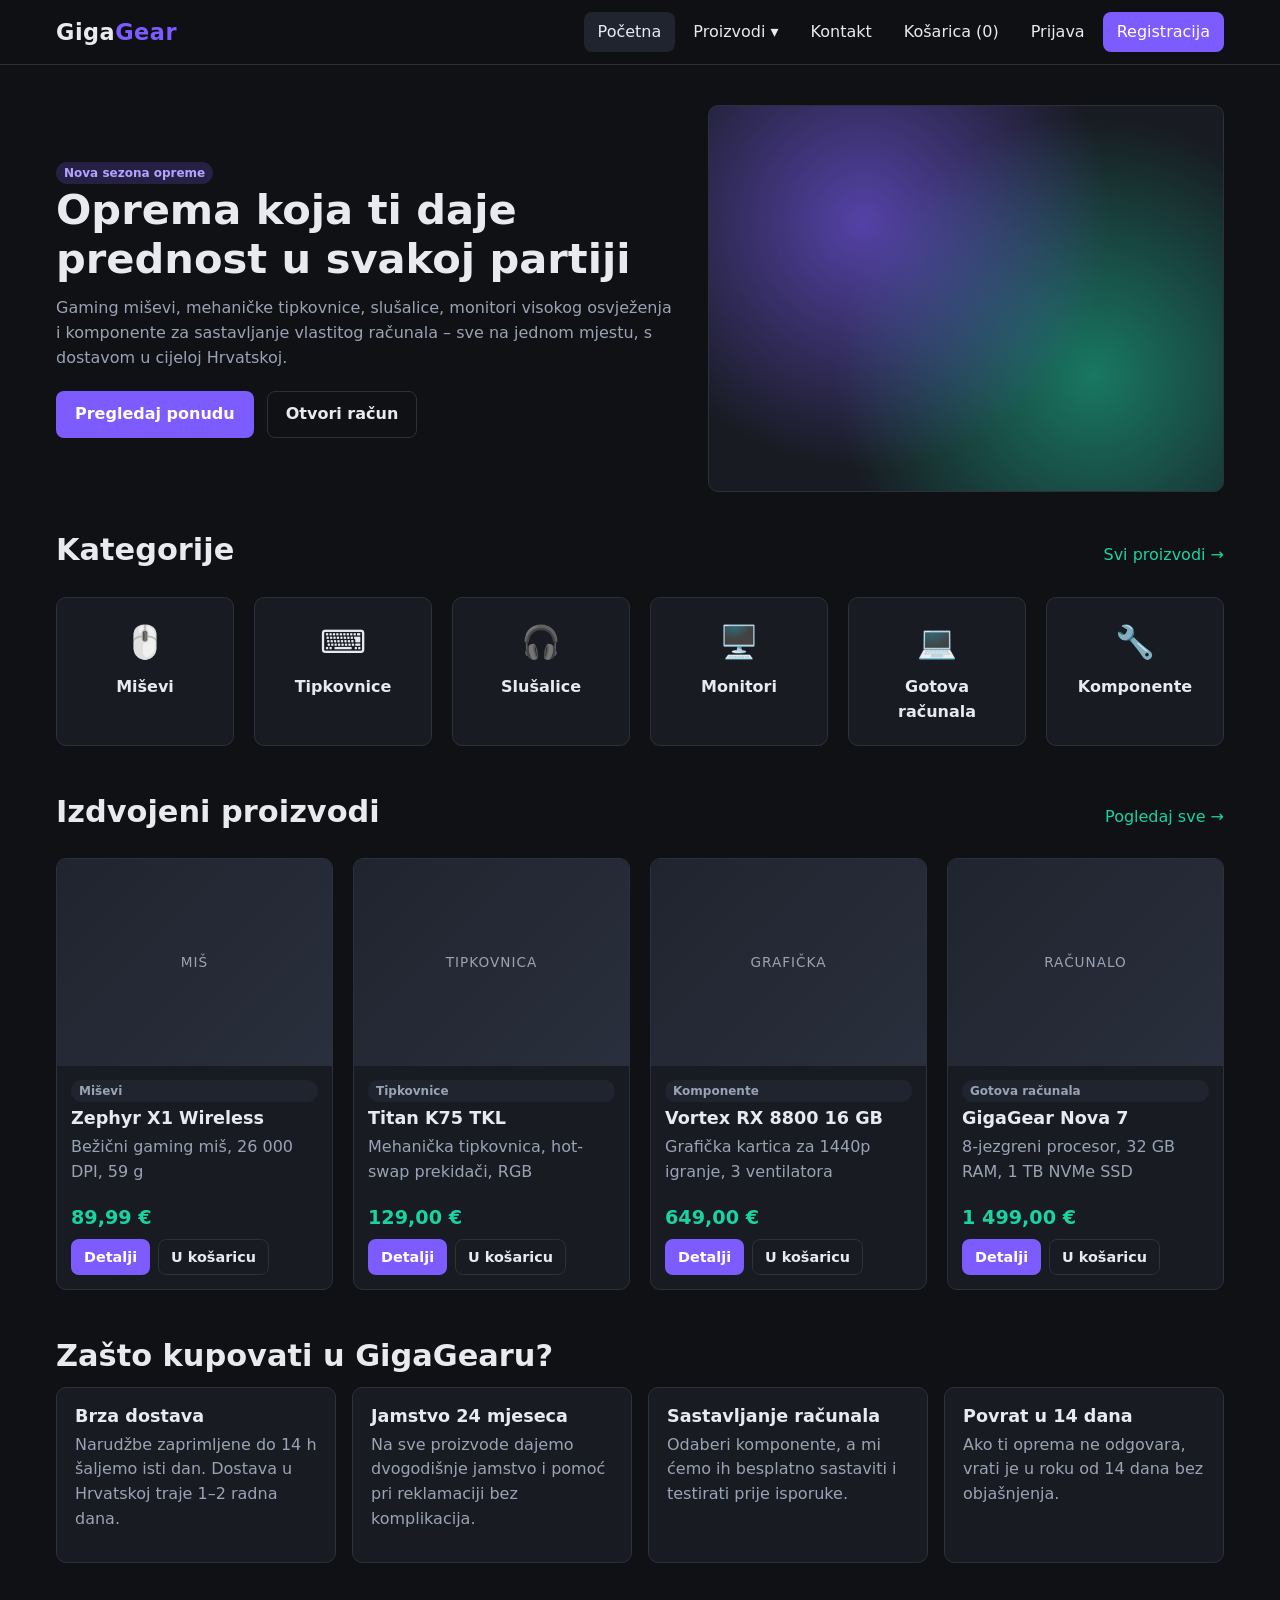
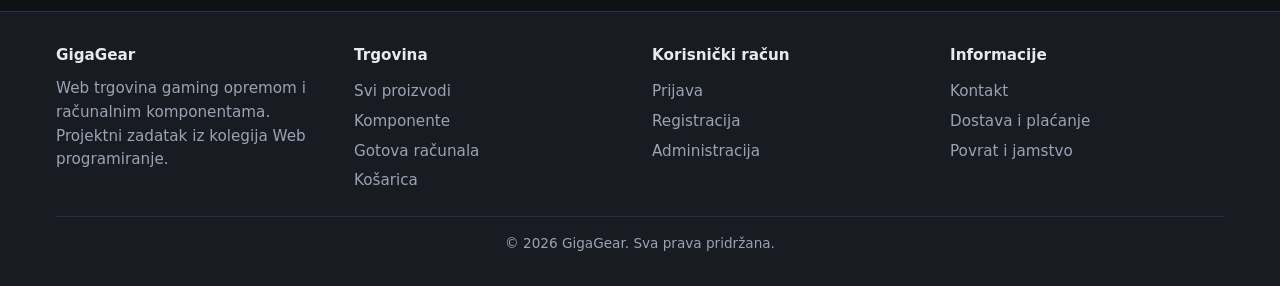
<file: index.html>
<!DOCTYPE html>
<html lang="hr">
<head>
  <meta charset="UTF-8">
  <meta name="viewport" content="width=device-width, initial-scale=1.0">
  <title>GigaGear – Gaming oprema i komponente</title>
  <meta name="description" content="GigaGear je web trgovina gaming opremom: miševi, tipkovnice, slušalice, monitori, gotova računala i komponente.">
  <link rel="stylesheet" href="css/style.css">
</head>
<body>

<header class="site-header">
  <div class="container nav-bar">
    <a href="index.html" class="logo">Giga<span>Gear</span></a>

    <input type="checkbox" id="nav-toggle" class="nav-toggle">
    <label for="nav-toggle" class="nav-toggle-label" aria-label="Otvori izbornik"><span></span></label>

    <ul class="nav-menu">
      <li><a href="index.html" class="active">Početna</a></li>
      <li class="has-dropdown">
        <a href="proizvodi.html">Proizvodi ▾</a>
        <ul class="dropdown">
          <li><a href="proizvodi.html#misevi">Miševi</a></li>
          <li><a href="proizvodi.html#tipkovnice">Tipkovnice</a></li>
          <li><a href="proizvodi.html#slusalice">Slušalice</a></li>
          <li><a href="proizvodi.html#monitori">Monitori</a></li>
          <li><a href="proizvodi.html#racunala">Gotova računala</a></li>
          <li><a href="proizvodi.html#komponente">Komponente</a></li>
        </ul>
      </li>
      <li><a href="kontakt.html">Kontakt</a></li>
      <li><a href="kosarica.html">Košarica (0)</a></li>
      <li><a href="prijava.html">Prijava</a></li>
      <li><a href="registracija.html" class="btn-nav">Registracija</a></li>
    </ul>
  </div>
</header>

<main class="container">

  <section class="hero">
    <div>
      <span class="badge badge-new">Nova sezona opreme</span>
      <h1>Oprema koja ti daje prednost u svakoj partiji</h1>
      <p class="muted">Gaming miševi, mehaničke tipkovnice, slušalice, monitori visokog osvježenja i komponente za sastavljanje vlastitog računala – sve na jednom mjestu, s dostavom u cijeloj Hrvatskoj.</p>
      <a href="proizvodi.html" class="btn">Pregledaj ponudu</a>
      <a href="registracija.html" class="btn btn-outline">Otvori račun</a>
    </div>
    <div class="hero-art" aria-hidden="true"></div>
  </section>

  <section class="section">
    <div class="section-head">
      <h2>Kategorije</h2>
      <a href="proizvodi.html">Svi proizvodi →</a>
    </div>
    <div class="grid grid-categories">
      <a href="proizvodi.html#misevi" class="category-card"><span class="icon">🖱️</span>Miševi</a>
      <a href="proizvodi.html#tipkovnice" class="category-card"><span class="icon">⌨️</span>Tipkovnice</a>
      <a href="proizvodi.html#slusalice" class="category-card"><span class="icon">🎧</span>Slušalice</a>
      <a href="proizvodi.html#monitori" class="category-card"><span class="icon">🖥️</span>Monitori</a>
      <a href="proizvodi.html#racunala" class="category-card"><span class="icon">💻</span>Gotova računala</a>
      <a href="proizvodi.html#komponente" class="category-card"><span class="icon">🔧</span>Komponente</a>
    </div>
  </section>

  <section class="section">
    <div class="section-head">
      <h2>Izdvojeni proizvodi</h2>
      <a href="proizvodi.html">Pogledaj sve →</a>
    </div>
    <div class="grid">
      <article class="card">
        <div class="card-img">Miš</div>
        <div class="card-body">
          <span class="badge">Miševi</span>
          <h3>Zephyr X1 Wireless</h3>
          <p class="muted">Bežični gaming miš, 26 000 DPI, 59 g</p>
          <span class="price">89,99 €</span>
          <div class="actions">
            <a href="proizvod.html" class="btn btn-sm">Detalji</a>
            <a href="kosarica.html" class="btn btn-sm btn-outline">U košaricu</a>
          </div>
        </div>
      </article>
      <article class="card">
        <div class="card-img">Tipkovnica</div>
        <div class="card-body">
          <span class="badge">Tipkovnice</span>
          <h3>Titan K75 TKL</h3>
          <p class="muted">Mehanička tipkovnica, hot-swap prekidači, RGB</p>
          <span class="price">129,00 €</span>
          <div class="actions">
            <a href="proizvod.html" class="btn btn-sm">Detalji</a>
            <a href="kosarica.html" class="btn btn-sm btn-outline">U košaricu</a>
          </div>
        </div>
      </article>
      <article class="card">
        <div class="card-img">Grafička</div>
        <div class="card-body">
          <span class="badge">Komponente</span>
          <h3>Vortex RX 8800 16 GB</h3>
          <p class="muted">Grafička kartica za 1440p igranje, 3 ventilatora</p>
          <span class="price">649,00 €</span>
          <div class="actions">
            <a href="proizvod.html" class="btn btn-sm">Detalji</a>
            <a href="kosarica.html" class="btn btn-sm btn-outline">U košaricu</a>
          </div>
        </div>
      </article>
      <article class="card">
        <div class="card-img">Računalo</div>
        <div class="card-body">
          <span class="badge">Gotova računala</span>
          <h3>GigaGear Nova 7</h3>
          <p class="muted">8-jezgreni procesor, 32 GB RAM, 1 TB NVMe SSD</p>
          <span class="price">1 499,00 €</span>
          <div class="actions">
            <a href="proizvod.html" class="btn btn-sm">Detalji</a>
            <a href="kosarica.html" class="btn btn-sm btn-outline">U košaricu</a>
          </div>
        </div>
      </article>
    </div>
  </section>

  <section class="section">
    <h2>Zašto kupovati u GigaGearu?</h2>
    <div class="features">
      <div class="feature">
        <h3>Brza dostava</h3>
        <p class="muted">Narudžbe zaprimljene do 14 h šaljemo isti dan. Dostava u Hrvatskoj traje 1–2 radna dana.</p>
      </div>
      <div class="feature">
        <h3>Jamstvo 24 mjeseca</h3>
        <p class="muted">Na sve proizvode dajemo dvogodišnje jamstvo i pomoć pri reklamaciji bez komplikacija.</p>
      </div>
      <div class="feature">
        <h3>Sastavljanje računala</h3>
        <p class="muted">Odaberi komponente, a mi ćemo ih besplatno sastaviti i testirati prije isporuke.</p>
      </div>
      <div class="feature">
        <h3>Povrat u 14 dana</h3>
        <p class="muted">Ako ti oprema ne odgovara, vrati je u roku od 14 dana bez objašnjenja.</p>
      </div>
    </div>
  </section>

</main>

<footer class="site-footer">
  <div class="container">
    <div class="footer-grid">
      <div>
        <h4>GigaGear</h4>
        <p>Web trgovina gaming opremom i računalnim komponentama. Projektni zadatak iz kolegija Web programiranje.</p>
      </div>
      <div>
        <h4>Trgovina</h4>
        <ul>
          <li><a href="proizvodi.html">Svi proizvodi</a></li>
          <li><a href="proizvodi.html#komponente">Komponente</a></li>
          <li><a href="proizvodi.html#racunala">Gotova računala</a></li>
          <li><a href="kosarica.html">Košarica</a></li>
        </ul>
      </div>
      <div>
        <h4>Korisnički račun</h4>
        <ul>
          <li><a href="prijava.html">Prijava</a></li>
          <li><a href="registracija.html">Registracija</a></li>
          <li><a href="admin.html">Administracija</a></li>
        </ul>
      </div>
      <div>
        <h4>Informacije</h4>
        <ul>
          <li><a href="kontakt.html">Kontakt</a></li>
          <li><a href="kontakt.html#dostava">Dostava i plaćanje</a></li>
          <li><a href="kontakt.html#povrat">Povrat i jamstvo</a></li>
        </ul>
      </div>
    </div>
    <p class="copyright">© 2026 GigaGear. Sva prava pridržana.</p>
  </div>
</footer>

</body>
</html>
</file>
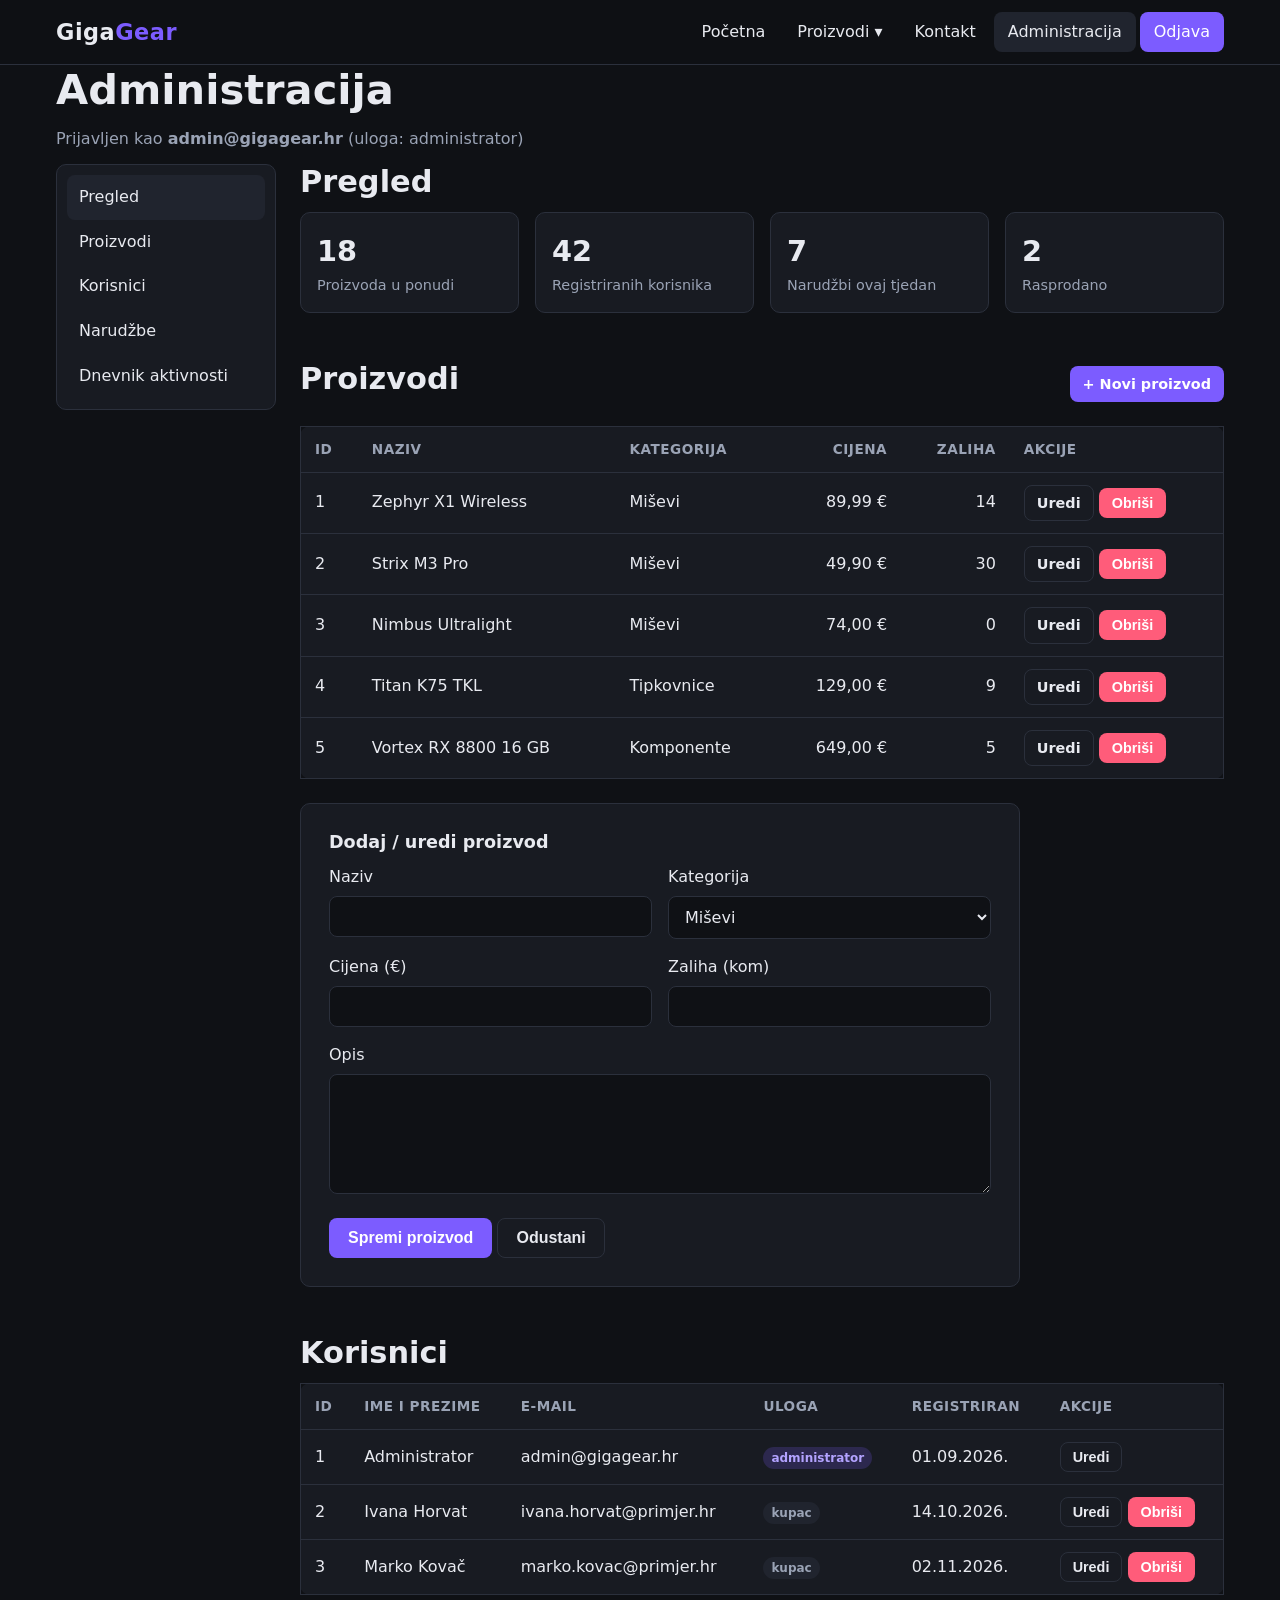
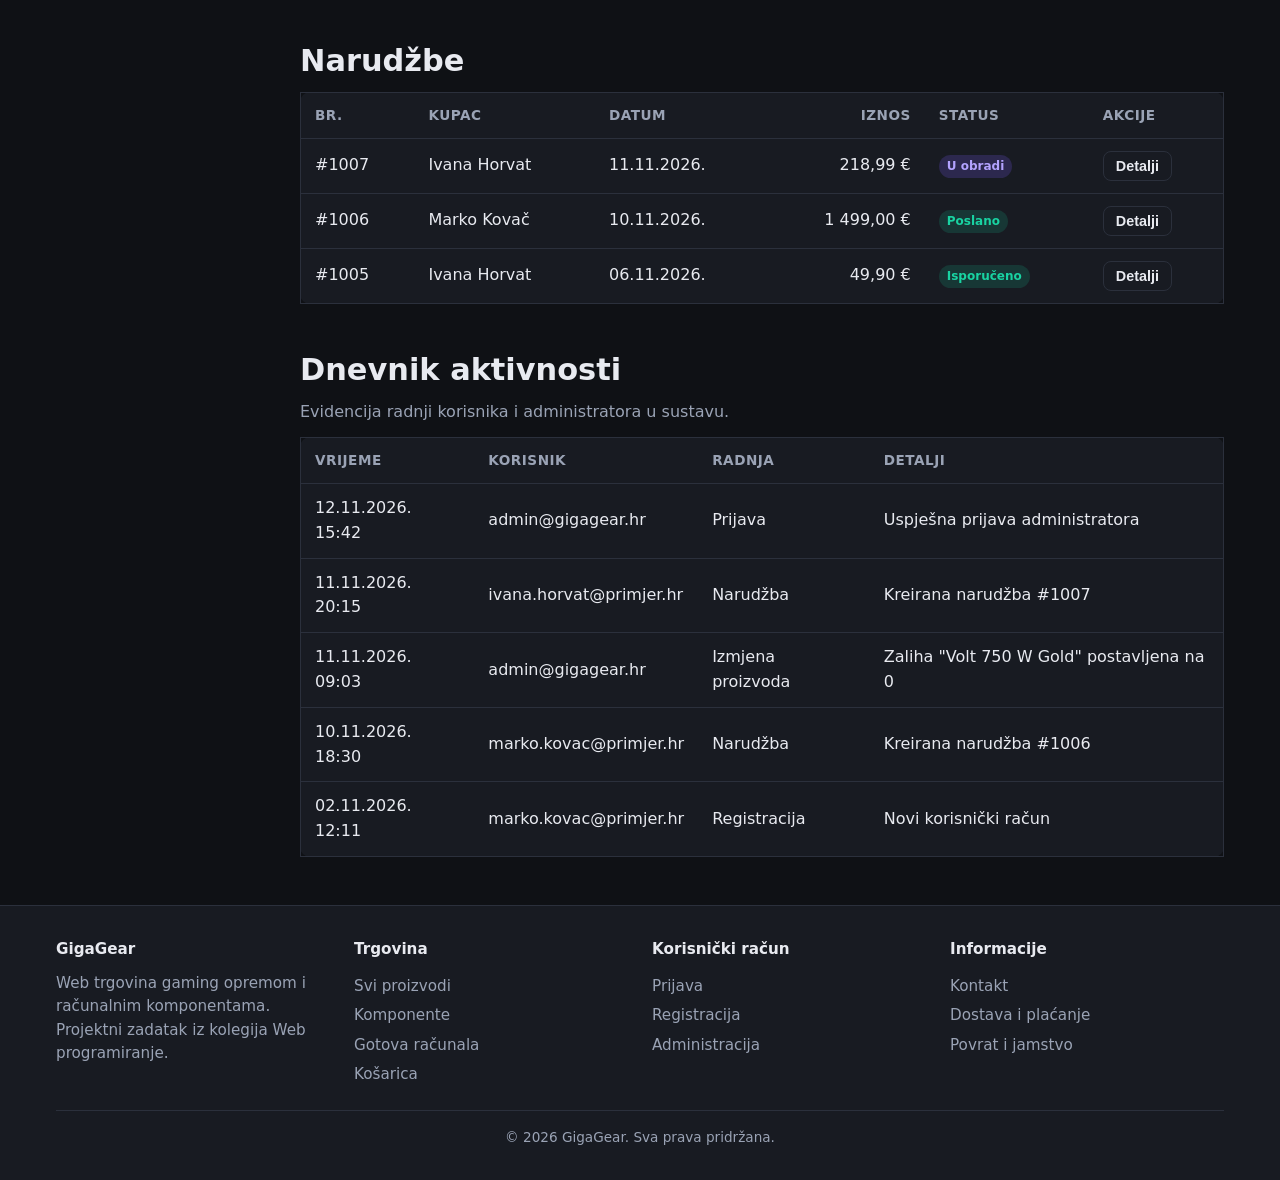
<file: admin.html>
<!DOCTYPE html>
<html lang="hr">
<head>
  <meta charset="UTF-8">
  <meta name="viewport" content="width=device-width, initial-scale=1.0">
  <title>Administracija – GigaGear</title>
  <link rel="stylesheet" href="css/style.css">
</head>
<body>

<header class="site-header">
  <div class="container nav-bar">
    <a href="index.html" class="logo">Giga<span>Gear</span></a>

    <input type="checkbox" id="nav-toggle" class="nav-toggle">
    <label for="nav-toggle" class="nav-toggle-label" aria-label="Otvori izbornik"><span></span></label>

    <ul class="nav-menu">
      <li><a href="index.html">Početna</a></li>
      <li class="has-dropdown">
        <a href="proizvodi.html">Proizvodi ▾</a>
        <ul class="dropdown">
          <li><a href="proizvodi.html#misevi">Miševi</a></li>
          <li><a href="proizvodi.html#tipkovnice">Tipkovnice</a></li>
          <li><a href="proizvodi.html#slusalice">Slušalice</a></li>
          <li><a href="proizvodi.html#monitori">Monitori</a></li>
          <li><a href="proizvodi.html#racunala">Gotova računala</a></li>
          <li><a href="proizvodi.html#komponente">Komponente</a></li>
        </ul>
      </li>
      <li><a href="kontakt.html">Kontakt</a></li>
      <li><a href="admin.html" class="active">Administracija</a></li>
      <li><a href="index.html" class="btn-nav">Odjava</a></li>
    </ul>
  </div>
</header>

<main class="container">

  <h1>Administracija</h1>
  <p class="muted">Prijavljen kao <strong>admin@gigagear.hr</strong> (uloga: administrator)</p>

  <div class="admin-layout">

    <nav class="admin-nav">
      <a href="#pregled" class="active">Pregled</a>
      <a href="#proizvodi">Proizvodi</a>
      <a href="#korisnici">Korisnici</a>
      <a href="#narudzbe">Narudžbe</a>
      <a href="#dnevnik">Dnevnik aktivnosti</a>
    </nav>

    <div>

      <section class="section" id="pregled">
        <h2>Pregled</h2>
        <div class="stats">
          <div class="stat"><div class="value">18</div><div class="label">Proizvoda u ponudi</div></div>
          <div class="stat"><div class="value">42</div><div class="label">Registriranih korisnika</div></div>
          <div class="stat"><div class="value">7</div><div class="label">Narudžbi ovaj tjedan</div></div>
          <div class="stat"><div class="value">2</div><div class="label">Rasprodano</div></div>
        </div>
      </section>

      <section class="section" id="proizvodi">
        <div class="section-head">
          <h2>Proizvodi</h2>
          <a href="#novi-proizvod" class="btn btn-sm">+ Novi proizvod</a>
        </div>
        <div class="table-wrap">
          <table class="table" id="tablica-proizvoda">
            <thead>
              <tr>
                <th>ID</th>
                <th>Naziv</th>
                <th>Kategorija</th>
                <th class="num">Cijena</th>
                <th class="num">Zaliha</th>
                <th>Akcije</th>
              </tr>
            </thead>
            <tbody>
              <tr>
                <td>1</td><td>Zephyr X1 Wireless</td><td>Miševi</td>
                <td class="num">89,99 €</td><td class="num">14</td>
                <td><a href="#novi-proizvod" class="btn btn-sm btn-outline">Uredi</a> <button class="btn btn-sm btn-danger" type="button">Obriši</button></td>
              </tr>
              <tr>
                <td>2</td><td>Strix M3 Pro</td><td>Miševi</td>
                <td class="num">49,90 €</td><td class="num">30</td>
                <td><a href="#novi-proizvod" class="btn btn-sm btn-outline">Uredi</a> <button class="btn btn-sm btn-danger" type="button">Obriši</button></td>
              </tr>
              <tr>
                <td>3</td><td>Nimbus Ultralight</td><td>Miševi</td>
                <td class="num">74,00 €</td><td class="num">0</td>
                <td><a href="#novi-proizvod" class="btn btn-sm btn-outline">Uredi</a> <button class="btn btn-sm btn-danger" type="button">Obriši</button></td>
              </tr>
              <tr>
                <td>4</td><td>Titan K75 TKL</td><td>Tipkovnice</td>
                <td class="num">129,00 €</td><td class="num">9</td>
                <td><a href="#novi-proizvod" class="btn btn-sm btn-outline">Uredi</a> <button class="btn btn-sm btn-danger" type="button">Obriši</button></td>
              </tr>
              <tr>
                <td>5</td><td>Vortex RX 8800 16 GB</td><td>Komponente</td>
                <td class="num">649,00 €</td><td class="num">5</td>
                <td><a href="#novi-proizvod" class="btn btn-sm btn-outline">Uredi</a> <button class="btn btn-sm btn-danger" type="button">Obriši</button></td>
              </tr>
            </tbody>
          </table>
        </div>

        <div class="form-card form-wide" id="novi-proizvod" style="margin:24px 0 0">
          <h3>Dodaj / uredi proizvod</h3>
          <form id="forma-proizvod" action="#" method="post">
            <div class="form-row">
              <div class="form-group">
                <label for="p-naziv">Naziv</label>
                <input type="text" id="p-naziv" name="naziv" required>
              </div>
              <div class="form-group">
                <label for="p-kategorija">Kategorija</label>
                <select id="p-kategorija" name="kategorija">
                  <option>Miševi</option>
                  <option>Tipkovnice</option>
                  <option>Slušalice</option>
                  <option>Monitori</option>
                  <option>Gotova računala</option>
                  <option>Komponente</option>
                </select>
              </div>
            </div>
            <div class="form-row">
              <div class="form-group">
                <label for="p-cijena">Cijena (€)</label>
                <input type="number" id="p-cijena" name="cijena" min="0" step="0.01" required>
              </div>
              <div class="form-group">
                <label for="p-zaliha">Zaliha (kom)</label>
                <input type="number" id="p-zaliha" name="zaliha" min="0" required>
              </div>
            </div>
            <div class="form-group">
              <label for="p-opis">Opis</label>
              <textarea id="p-opis" name="opis"></textarea>
            </div>
            <button type="submit" class="btn">Spremi proizvod</button>
            <button type="reset" class="btn btn-outline">Odustani</button>
          </form>
        </div>
      </section>

      <section class="section" id="korisnici">
        <h2>Korisnici</h2>
        <div class="table-wrap">
          <table class="table" id="tablica-korisnika">
            <thead>
              <tr><th>ID</th><th>Ime i prezime</th><th>E-mail</th><th>Uloga</th><th>Registriran</th><th>Akcije</th></tr>
            </thead>
            <tbody>
              <tr>
                <td>1</td><td>Administrator</td><td>admin@gigagear.hr</td>
                <td><span class="badge badge-new">administrator</span></td><td>01.09.2026.</td>
                <td><button class="btn btn-sm btn-outline" type="button">Uredi</button></td>
              </tr>
              <tr>
                <td>2</td><td>Ivana Horvat</td><td>ivana.horvat@primjer.hr</td>
                <td><span class="badge">kupac</span></td><td>14.10.2026.</td>
                <td><button class="btn btn-sm btn-outline" type="button">Uredi</button> <button class="btn btn-sm btn-danger" type="button">Obriši</button></td>
              </tr>
              <tr>
                <td>3</td><td>Marko Kovač</td><td>marko.kovac@primjer.hr</td>
                <td><span class="badge">kupac</span></td><td>02.11.2026.</td>
                <td><button class="btn btn-sm btn-outline" type="button">Uredi</button> <button class="btn btn-sm btn-danger" type="button">Obriši</button></td>
              </tr>
            </tbody>
          </table>
        </div>
      </section>

      <section class="section" id="narudzbe">
        <h2>Narudžbe</h2>
        <div class="table-wrap">
          <table class="table" id="tablica-narudzbi">
            <thead>
              <tr><th>Br.</th><th>Kupac</th><th>Datum</th><th class="num">Iznos</th><th>Status</th><th>Akcije</th></tr>
            </thead>
            <tbody>
              <tr>
                <td>#1007</td><td>Ivana Horvat</td><td>11.11.2026.</td><td class="num">218,99 €</td>
                <td><span class="badge badge-new">U obradi</span></td>
                <td><button class="btn btn-sm btn-outline" type="button">Detalji</button></td>
              </tr>
              <tr>
                <td>#1006</td><td>Marko Kovač</td><td>10.11.2026.</td><td class="num">1 499,00 €</td>
                <td><span class="badge badge-ok">Poslano</span></td>
                <td><button class="btn btn-sm btn-outline" type="button">Detalji</button></td>
              </tr>
              <tr>
                <td>#1005</td><td>Ivana Horvat</td><td>06.11.2026.</td><td class="num">49,90 €</td>
                <td><span class="badge badge-ok">Isporučeno</span></td>
                <td><button class="btn btn-sm btn-outline" type="button">Detalji</button></td>
              </tr>
            </tbody>
          </table>
        </div>
      </section>

      <section class="section" id="dnevnik">
        <h2>Dnevnik aktivnosti</h2>
        <p class="muted">Evidencija radnji korisnika i administratora u sustavu.</p>
        <div class="table-wrap">
          <table class="table" id="tablica-dnevnika">
            <thead>
              <tr><th>Vrijeme</th><th>Korisnik</th><th>Radnja</th><th>Detalji</th></tr>
            </thead>
            <tbody>
              <tr><td>12.11.2026. 15:42</td><td>admin@gigagear.hr</td><td>Prijava</td><td>Uspješna prijava administratora</td></tr>
              <tr><td>11.11.2026. 20:15</td><td>ivana.horvat@primjer.hr</td><td>Narudžba</td><td>Kreirana narudžba #1007</td></tr>
              <tr><td>11.11.2026. 09:03</td><td>admin@gigagear.hr</td><td>Izmjena proizvoda</td><td>Zaliha "Volt 750 W Gold" postavljena na 0</td></tr>
              <tr><td>10.11.2026. 18:30</td><td>marko.kovac@primjer.hr</td><td>Narudžba</td><td>Kreirana narudžba #1006</td></tr>
              <tr><td>02.11.2026. 12:11</td><td>marko.kovac@primjer.hr</td><td>Registracija</td><td>Novi korisnički račun</td></tr>
            </tbody>
          </table>
        </div>
      </section>

    </div>
  </div>

</main>

<footer class="site-footer">
  <div class="container">
    <div class="footer-grid">
      <div>
        <h4>GigaGear</h4>
        <p>Web trgovina gaming opremom i računalnim komponentama. Projektni zadatak iz kolegija Web programiranje.</p>
      </div>
      <div>
        <h4>Trgovina</h4>
        <ul>
          <li><a href="proizvodi.html">Svi proizvodi</a></li>
          <li><a href="proizvodi.html#komponente">Komponente</a></li>
          <li><a href="proizvodi.html#racunala">Gotova računala</a></li>
          <li><a href="kosarica.html">Košarica</a></li>
        </ul>
      </div>
      <div>
        <h4>Korisnički račun</h4>
        <ul>
          <li><a href="prijava.html">Prijava</a></li>
          <li><a href="registracija.html">Registracija</a></li>
          <li><a href="admin.html">Administracija</a></li>
        </ul>
      </div>
      <div>
        <h4>Informacije</h4>
        <ul>
          <li><a href="kontakt.html">Kontakt</a></li>
          <li><a href="kontakt.html#dostava">Dostava i plaćanje</a></li>
          <li><a href="kontakt.html#povrat">Povrat i jamstvo</a></li>
        </ul>
      </div>
    </div>
    <p class="copyright">© 2026 GigaGear. Sva prava pridržana.</p>
  </div>
</footer>

</body>
</html>
</file>
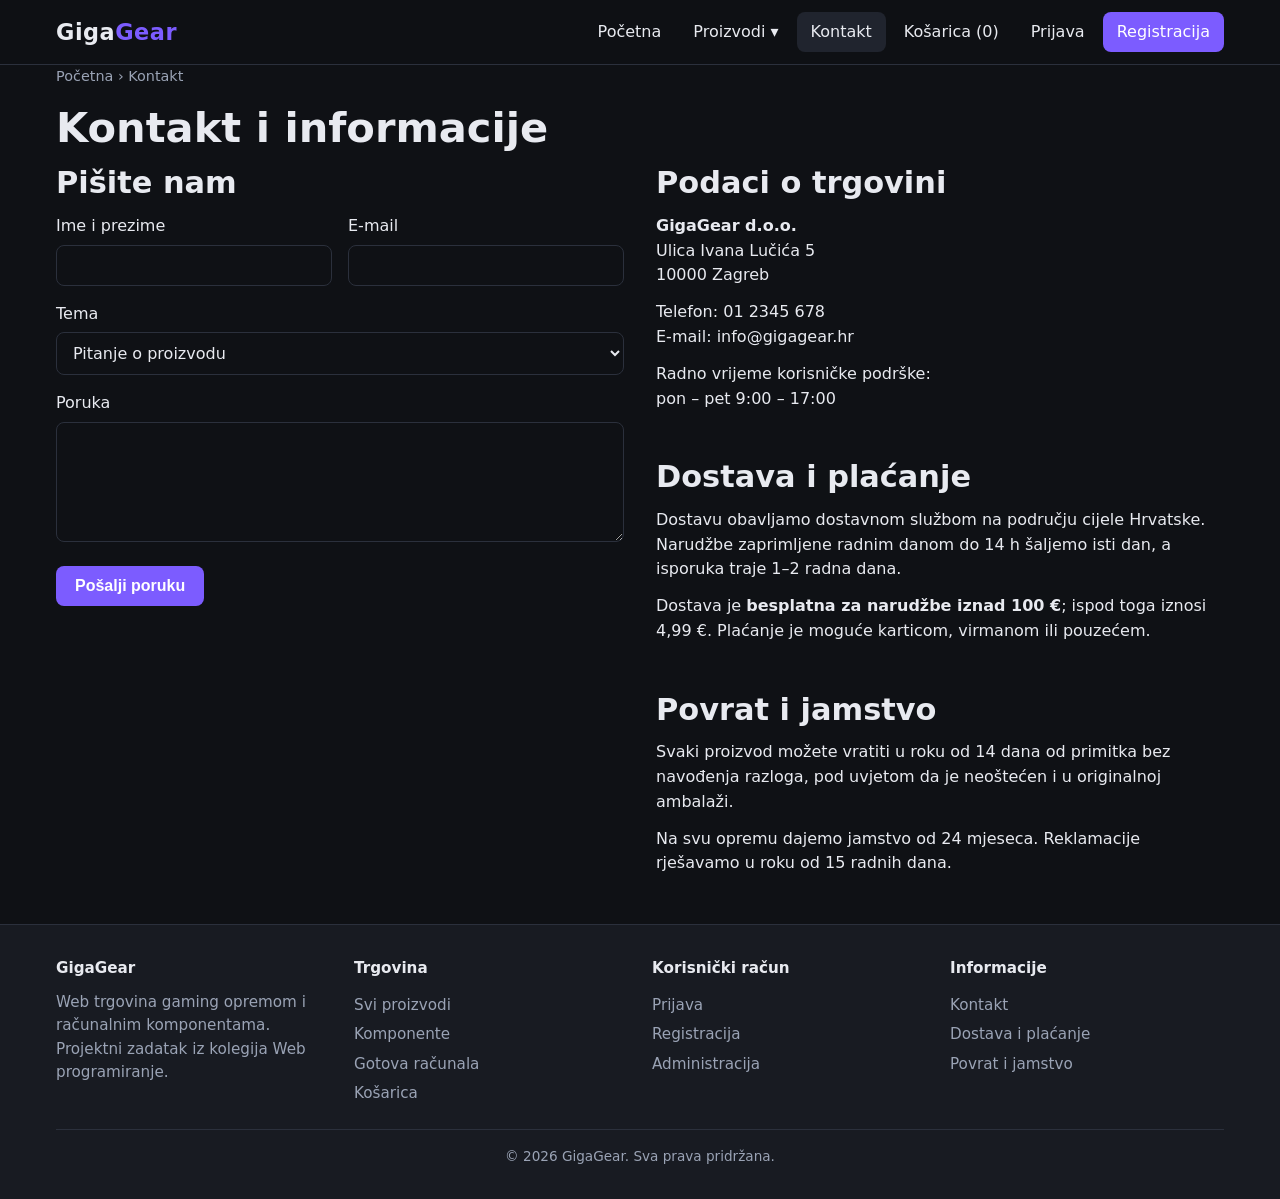
<file: kontakt.html>
<!DOCTYPE html>
<html lang="hr">
<head>
  <meta charset="UTF-8">
  <meta name="viewport" content="width=device-width, initial-scale=1.0">
  <title>Kontakt – GigaGear</title>
  <link rel="stylesheet" href="css/style.css">
</head>
<body>

<header class="site-header">
  <div class="container nav-bar">
    <a href="index.html" class="logo">Giga<span>Gear</span></a>

    <input type="checkbox" id="nav-toggle" class="nav-toggle">
    <label for="nav-toggle" class="nav-toggle-label" aria-label="Otvori izbornik"><span></span></label>

    <ul class="nav-menu">
      <li><a href="index.html">Početna</a></li>
      <li class="has-dropdown">
        <a href="proizvodi.html">Proizvodi ▾</a>
        <ul class="dropdown">
          <li><a href="proizvodi.html#misevi">Miševi</a></li>
          <li><a href="proizvodi.html#tipkovnice">Tipkovnice</a></li>
          <li><a href="proizvodi.html#slusalice">Slušalice</a></li>
          <li><a href="proizvodi.html#monitori">Monitori</a></li>
          <li><a href="proizvodi.html#racunala">Gotova računala</a></li>
          <li><a href="proizvodi.html#komponente">Komponente</a></li>
        </ul>
      </li>
      <li><a href="kontakt.html" class="active">Kontakt</a></li>
      <li><a href="kosarica.html">Košarica (0)</a></li>
      <li><a href="prijava.html">Prijava</a></li>
      <li><a href="registracija.html" class="btn-nav">Registracija</a></li>
    </ul>
  </div>
</header>

<main class="container">

  <nav class="breadcrumbs"><a href="index.html">Početna</a> › Kontakt</nav>
  <h1>Kontakt i informacije</h1>

  <div class="contact-grid">
    <div>
      <section class="section">
        <h2>Pišite nam</h2>
        <form id="forma-kontakt" action="#" method="post">
          <div class="form-row">
            <div class="form-group">
              <label for="k-ime">Ime i prezime</label>
              <input type="text" id="k-ime" name="ime" required>
            </div>
            <div class="form-group">
              <label for="k-email">E-mail</label>
              <input type="email" id="k-email" name="email" required>
            </div>
          </div>
          <div class="form-group">
            <label for="k-tema">Tema</label>
            <select id="k-tema" name="tema">
              <option>Pitanje o proizvodu</option>
              <option>Status narudžbe</option>
              <option>Reklamacija / jamstvo</option>
              <option>Sastavljanje računala</option>
              <option>Ostalo</option>
            </select>
          </div>
          <div class="form-group">
            <label for="k-poruka">Poruka</label>
            <textarea id="k-poruka" name="poruka" required></textarea>
          </div>
          <button type="submit" class="btn">Pošalji poruku</button>
        </form>
      </section>
    </div>

    <div>
      <section class="section">
        <h2>Podaci o trgovini</h2>
        <p><strong>GigaGear d.o.o.</strong><br>
        Ulica Ivana Lučića 5<br>
        10000 Zagreb</p>
        <p>Telefon: 01 2345 678<br>
        E-mail: info@gigagear.hr</p>
        <p>Radno vrijeme korisničke podrške:<br>
        pon – pet 9:00 – 17:00</p>
      </section>

      <section class="section" id="dostava">
        <h2>Dostava i plaćanje</h2>
        <p>Dostavu obavljamo dostavnom službom na području cijele Hrvatske. Narudžbe zaprimljene radnim danom do 14 h šaljemo isti dan, a isporuka traje 1–2 radna dana.</p>
        <p>Dostava je <strong>besplatna za narudžbe iznad 100 €</strong>; ispod toga iznosi 4,99 €. Plaćanje je moguće karticom, virmanom ili pouzećem.</p>
      </section>

      <section class="section" id="povrat">
        <h2>Povrat i jamstvo</h2>
        <p>Svaki proizvod možete vratiti u roku od 14 dana od primitka bez navođenja razloga, pod uvjetom da je neoštećen i u originalnoj ambalaži.</p>
        <p>Na svu opremu dajemo jamstvo od 24 mjeseca. Reklamacije rješavamo u roku od 15 radnih dana.</p>
      </section>
    </div>
  </div>

</main>

<footer class="site-footer">
  <div class="container">
    <div class="footer-grid">
      <div>
        <h4>GigaGear</h4>
        <p>Web trgovina gaming opremom i računalnim komponentama. Projektni zadatak iz kolegija Web programiranje.</p>
      </div>
      <div>
        <h4>Trgovina</h4>
        <ul>
          <li><a href="proizvodi.html">Svi proizvodi</a></li>
          <li><a href="proizvodi.html#komponente">Komponente</a></li>
          <li><a href="proizvodi.html#racunala">Gotova računala</a></li>
          <li><a href="kosarica.html">Košarica</a></li>
        </ul>
      </div>
      <div>
        <h4>Korisnički račun</h4>
        <ul>
          <li><a href="prijava.html">Prijava</a></li>
          <li><a href="registracija.html">Registracija</a></li>
          <li><a href="admin.html">Administracija</a></li>
        </ul>
      </div>
      <div>
        <h4>Informacije</h4>
        <ul>
          <li><a href="kontakt.html">Kontakt</a></li>
          <li><a href="kontakt.html#dostava">Dostava i plaćanje</a></li>
          <li><a href="kontakt.html#povrat">Povrat i jamstvo</a></li>
        </ul>
      </div>
    </div>
    <p class="copyright">© 2026 GigaGear. Sva prava pridržana.</p>
  </div>
</footer>

</body>
</html>
</file>
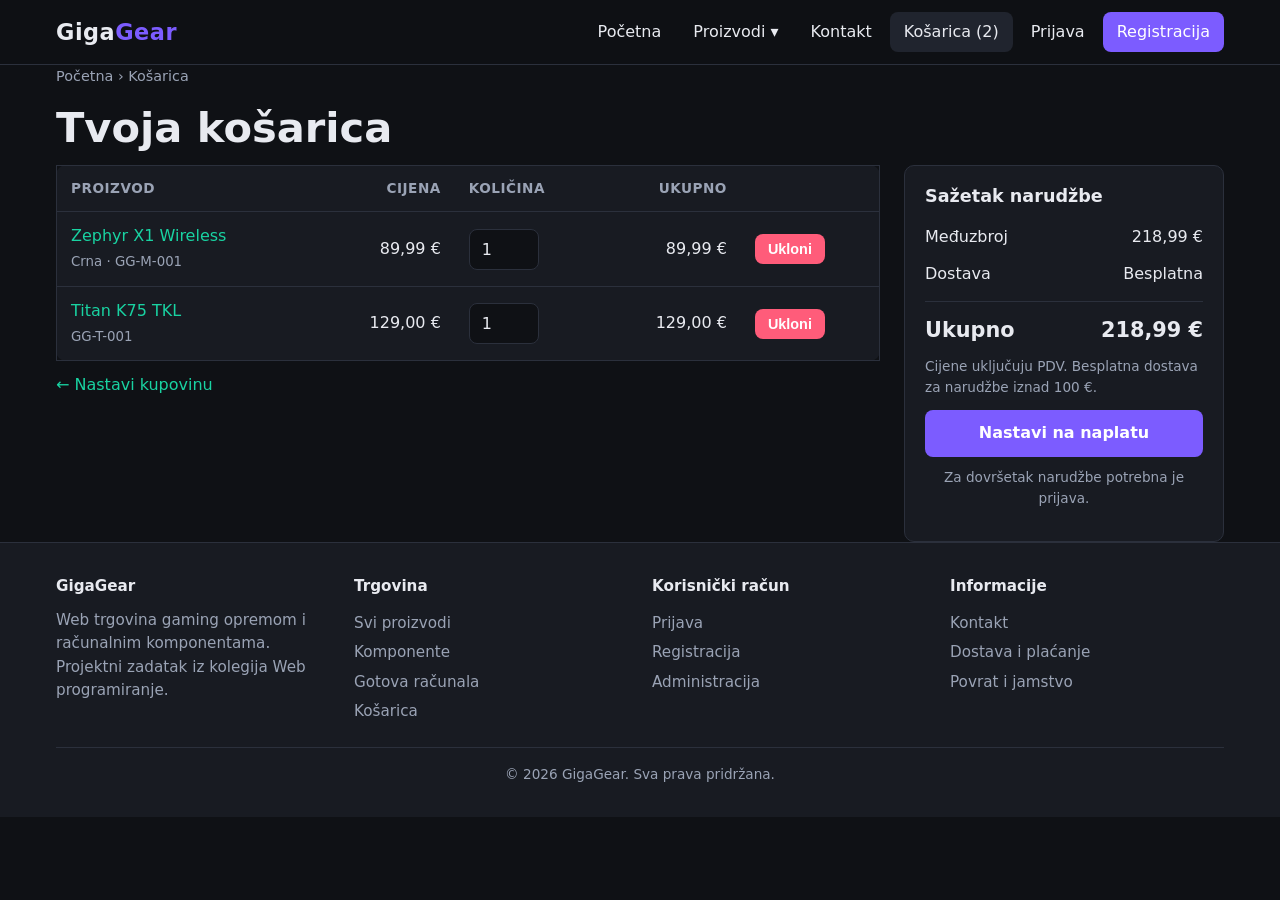
<file: kosarica.html>
<!DOCTYPE html>
<html lang="hr">
<head>
  <meta charset="UTF-8">
  <meta name="viewport" content="width=device-width, initial-scale=1.0">
  <title>Košarica – GigaGear</title>
  <link rel="stylesheet" href="css/style.css">
</head>
<body>

<header class="site-header">
  <div class="container nav-bar">
    <a href="index.html" class="logo">Giga<span>Gear</span></a>

    <input type="checkbox" id="nav-toggle" class="nav-toggle">
    <label for="nav-toggle" class="nav-toggle-label" aria-label="Otvori izbornik"><span></span></label>

    <ul class="nav-menu">
      <li><a href="index.html">Početna</a></li>
      <li class="has-dropdown">
        <a href="proizvodi.html">Proizvodi ▾</a>
        <ul class="dropdown">
          <li><a href="proizvodi.html#misevi">Miševi</a></li>
          <li><a href="proizvodi.html#tipkovnice">Tipkovnice</a></li>
          <li><a href="proizvodi.html#slusalice">Slušalice</a></li>
          <li><a href="proizvodi.html#monitori">Monitori</a></li>
          <li><a href="proizvodi.html#racunala">Gotova računala</a></li>
          <li><a href="proizvodi.html#komponente">Komponente</a></li>
        </ul>
      </li>
      <li><a href="kontakt.html">Kontakt</a></li>
      <li><a href="kosarica.html" class="active">Košarica (2)</a></li>
      <li><a href="prijava.html">Prijava</a></li>
      <li><a href="registracija.html" class="btn-nav">Registracija</a></li>
    </ul>
  </div>
</header>

<main class="container">

  <nav class="breadcrumbs"><a href="index.html">Početna</a> › Košarica</nav>
  <h1>Tvoja košarica</h1>

  <div class="cart-layout">

    <div class="table-wrap">
      <table class="table" id="stavke-kosarice">
        <thead>
          <tr>
            <th>Proizvod</th>
            <th class="num">Cijena</th>
            <th>Količina</th>
            <th class="num">Ukupno</th>
            <th></th>
          </tr>
        </thead>
        <tbody>
          <tr>
            <td><a href="proizvod.html">Zephyr X1 Wireless</a><br><small class="muted">Crna · GG-M-001</small></td>
            <td class="num">89,99 €</td>
            <td><input type="number" value="1" min="1" aria-label="Količina"></td>
            <td class="num">89,99 €</td>
            <td><button class="btn btn-sm btn-danger" type="button">Ukloni</button></td>
          </tr>
          <tr>
            <td><a href="proizvod.html">Titan K75 TKL</a><br><small class="muted">GG-T-001</small></td>
            <td class="num">129,00 €</td>
            <td><input type="number" value="1" min="1" aria-label="Količina"></td>
            <td class="num">129,00 €</td>
            <td><button class="btn btn-sm btn-danger" type="button">Ukloni</button></td>
          </tr>
        </tbody>
      </table>
      <p style="margin-top:12px"><a href="proizvodi.html">← Nastavi kupovinu</a></p>
    </div>

    <aside class="summary">
      <h3>Sažetak narudžbe</h3>
      <div class="row"><span>Međuzbroj</span><span>218,99 €</span></div>
      <div class="row"><span>Dostava</span><span>Besplatna</span></div>
      <div class="row total"><span>Ukupno</span><span>218,99 €</span></div>
      <p class="form-help">Cijene uključuju PDV. Besplatna dostava za narudžbe iznad 100 €.</p>
      <a href="prijava.html" class="btn btn-block" style="margin-top:12px">Nastavi na naplatu</a>
      <p class="form-help" style="text-align:center;margin-top:10px">Za dovršetak narudžbe potrebna je prijava.</p>
    </aside>

  </div>

</main>

<footer class="site-footer">
  <div class="container">
    <div class="footer-grid">
      <div>
        <h4>GigaGear</h4>
        <p>Web trgovina gaming opremom i računalnim komponentama. Projektni zadatak iz kolegija Web programiranje.</p>
      </div>
      <div>
        <h4>Trgovina</h4>
        <ul>
          <li><a href="proizvodi.html">Svi proizvodi</a></li>
          <li><a href="proizvodi.html#komponente">Komponente</a></li>
          <li><a href="proizvodi.html#racunala">Gotova računala</a></li>
          <li><a href="kosarica.html">Košarica</a></li>
        </ul>
      </div>
      <div>
        <h4>Korisnički račun</h4>
        <ul>
          <li><a href="prijava.html">Prijava</a></li>
          <li><a href="registracija.html">Registracija</a></li>
          <li><a href="admin.html">Administracija</a></li>
        </ul>
      </div>
      <div>
        <h4>Informacije</h4>
        <ul>
          <li><a href="kontakt.html">Kontakt</a></li>
          <li><a href="kontakt.html#dostava">Dostava i plaćanje</a></li>
          <li><a href="kontakt.html#povrat">Povrat i jamstvo</a></li>
        </ul>
      </div>
    </div>
    <p class="copyright">© 2026 GigaGear. Sva prava pridržana.</p>
  </div>
</footer>

</body>
</html>
</file>
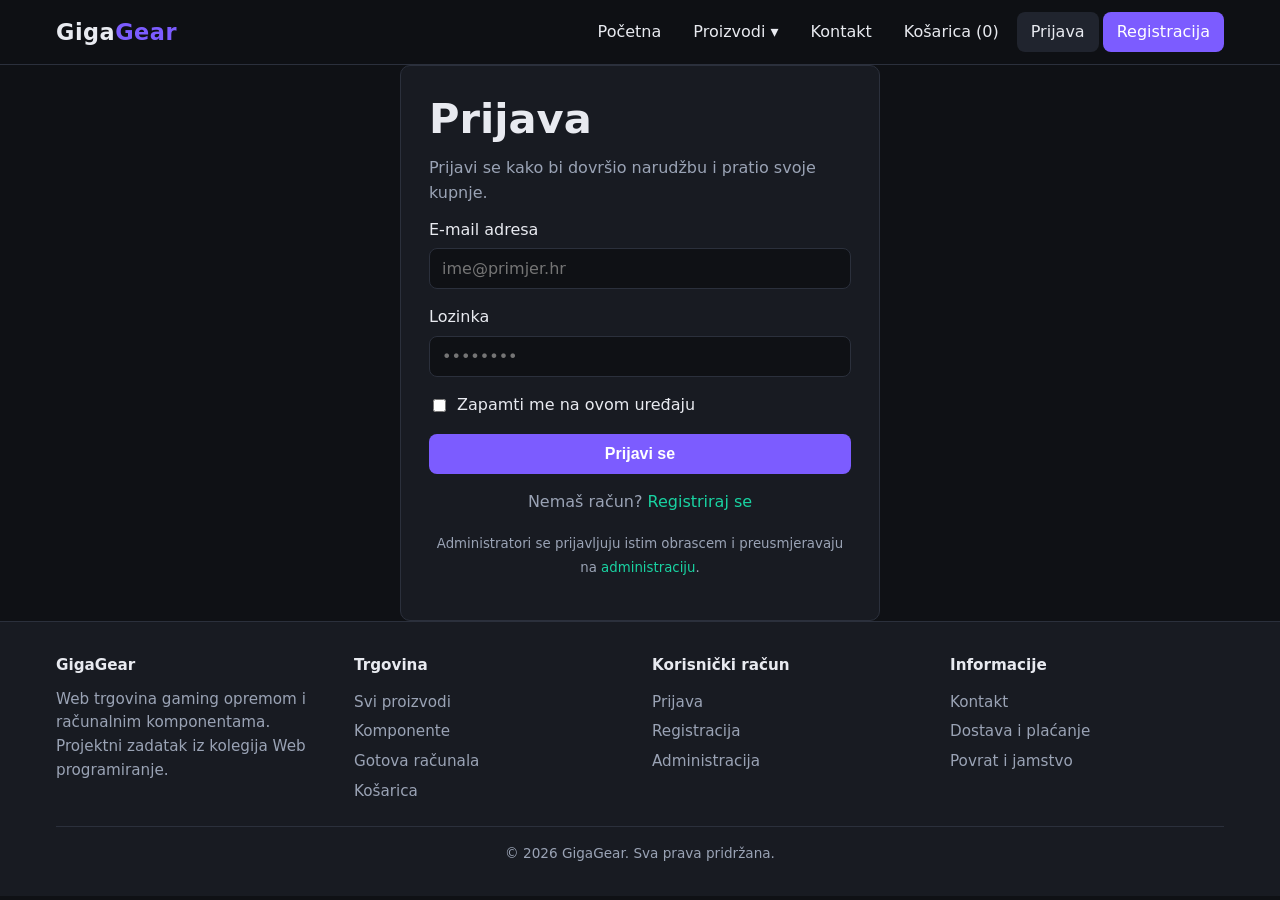
<file: prijava.html>
<!DOCTYPE html>
<html lang="hr">
<head>
  <meta charset="UTF-8">
  <meta name="viewport" content="width=device-width, initial-scale=1.0">
  <title>Prijava – GigaGear</title>
  <link rel="stylesheet" href="css/style.css">
</head>
<body>

<header class="site-header">
  <div class="container nav-bar">
    <a href="index.html" class="logo">Giga<span>Gear</span></a>

    <input type="checkbox" id="nav-toggle" class="nav-toggle">
    <label for="nav-toggle" class="nav-toggle-label" aria-label="Otvori izbornik"><span></span></label>

    <ul class="nav-menu">
      <li><a href="index.html">Početna</a></li>
      <li class="has-dropdown">
        <a href="proizvodi.html">Proizvodi ▾</a>
        <ul class="dropdown">
          <li><a href="proizvodi.html#misevi">Miševi</a></li>
          <li><a href="proizvodi.html#tipkovnice">Tipkovnice</a></li>
          <li><a href="proizvodi.html#slusalice">Slušalice</a></li>
          <li><a href="proizvodi.html#monitori">Monitori</a></li>
          <li><a href="proizvodi.html#racunala">Gotova računala</a></li>
          <li><a href="proizvodi.html#komponente">Komponente</a></li>
        </ul>
      </li>
      <li><a href="kontakt.html">Kontakt</a></li>
      <li><a href="kosarica.html">Košarica (0)</a></li>
      <li><a href="prijava.html" class="active">Prijava</a></li>
      <li><a href="registracija.html" class="btn-nav">Registracija</a></li>
    </ul>
  </div>
</header>

<main class="container">

  <div class="form-card">
    <h1>Prijava</h1>
    <p class="muted">Prijavi se kako bi dovršio narudžbu i pratio svoje kupnje.</p>

    <form id="forma-prijava" action="#" method="post">
      <div class="form-group">
        <label for="email">E-mail adresa</label>
        <input type="email" id="email" name="email" placeholder="ime@primjer.hr" required autocomplete="email">
      </div>
      <div class="form-group">
        <label for="lozinka">Lozinka</label>
        <input type="password" id="lozinka" name="lozinka" placeholder="••••••••" required autocomplete="current-password">
      </div>
      <div class="form-group">
        <label class="checkbox"><input type="checkbox" name="zapamti" value="1"> Zapamti me na ovom uređaju</label>
      </div>
      <button type="submit" class="btn btn-block">Prijavi se</button>
    </form>

    <p class="form-footer">Nemaš račun? <a href="registracija.html">Registriraj se</a></p>
    <p class="form-footer"><small>Administratori se prijavljuju istim obrascem i preusmjeravaju na <a href="admin.html">administraciju</a>.</small></p>
  </div>

</main>

<footer class="site-footer">
  <div class="container">
    <div class="footer-grid">
      <div>
        <h4>GigaGear</h4>
        <p>Web trgovina gaming opremom i računalnim komponentama. Projektni zadatak iz kolegija Web programiranje.</p>
      </div>
      <div>
        <h4>Trgovina</h4>
        <ul>
          <li><a href="proizvodi.html">Svi proizvodi</a></li>
          <li><a href="proizvodi.html#komponente">Komponente</a></li>
          <li><a href="proizvodi.html#racunala">Gotova računala</a></li>
          <li><a href="kosarica.html">Košarica</a></li>
        </ul>
      </div>
      <div>
        <h4>Korisnički račun</h4>
        <ul>
          <li><a href="prijava.html">Prijava</a></li>
          <li><a href="registracija.html">Registracija</a></li>
          <li><a href="admin.html">Administracija</a></li>
        </ul>
      </div>
      <div>
        <h4>Informacije</h4>
        <ul>
          <li><a href="kontakt.html">Kontakt</a></li>
          <li><a href="kontakt.html#dostava">Dostava i plaćanje</a></li>
          <li><a href="kontakt.html#povrat">Povrat i jamstvo</a></li>
        </ul>
      </div>
    </div>
    <p class="copyright">© 2026 GigaGear. Sva prava pridržana.</p>
  </div>
</footer>

</body>
</html>
</file>
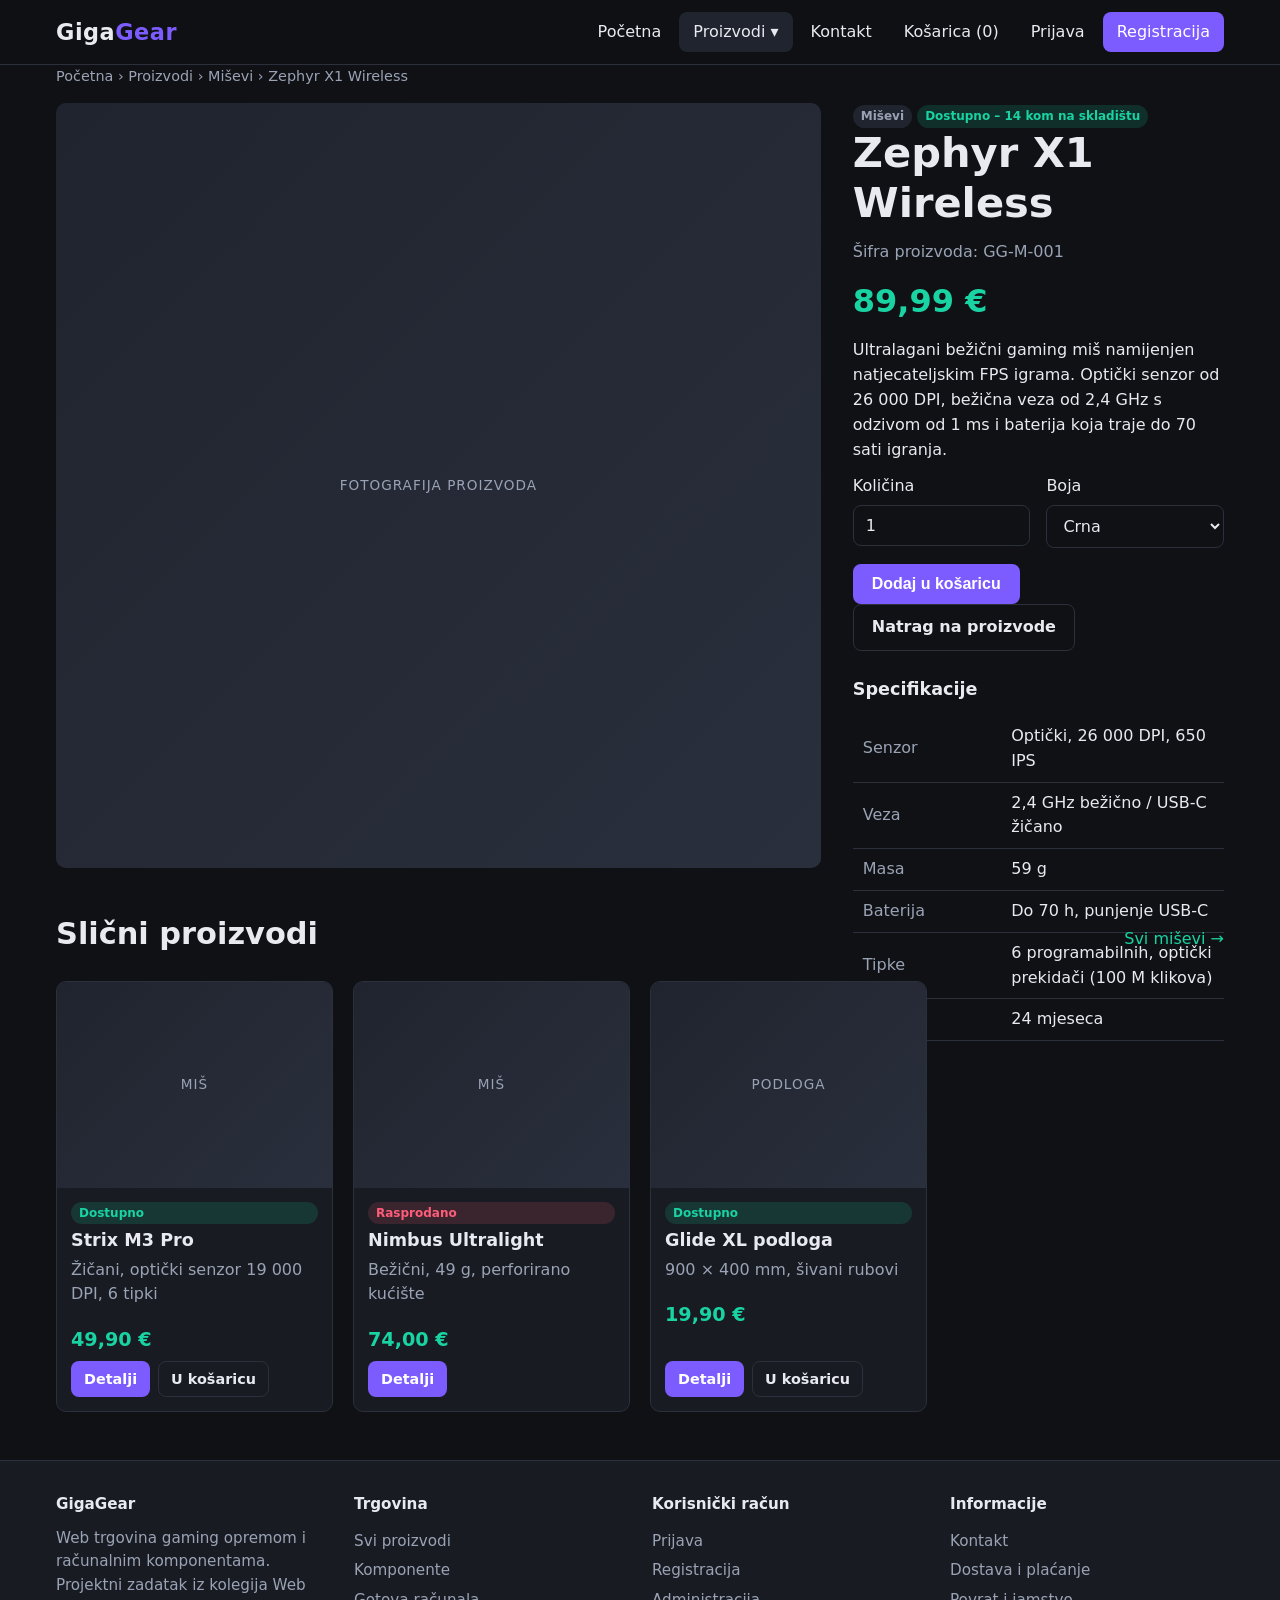
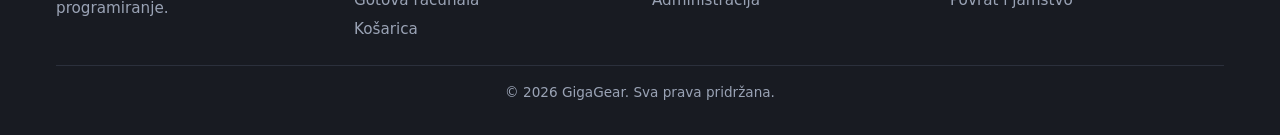
<file: proizvod.html>
<!DOCTYPE html>
<html lang="hr">
<head>
  <meta charset="UTF-8">
  <meta name="viewport" content="width=device-width, initial-scale=1.0">
  <title>Zephyr X1 Wireless – GigaGear</title>
  <link rel="stylesheet" href="css/style.css">
</head>
<body>

<header class="site-header">
  <div class="container nav-bar">
    <a href="index.html" class="logo">Giga<span>Gear</span></a>

    <input type="checkbox" id="nav-toggle" class="nav-toggle">
    <label for="nav-toggle" class="nav-toggle-label" aria-label="Otvori izbornik"><span></span></label>

    <ul class="nav-menu">
      <li><a href="index.html">Početna</a></li>
      <li class="has-dropdown">
        <a href="proizvodi.html" class="active">Proizvodi ▾</a>
        <ul class="dropdown">
          <li><a href="proizvodi.html#misevi">Miševi</a></li>
          <li><a href="proizvodi.html#tipkovnice">Tipkovnice</a></li>
          <li><a href="proizvodi.html#slusalice">Slušalice</a></li>
          <li><a href="proizvodi.html#monitori">Monitori</a></li>
          <li><a href="proizvodi.html#racunala">Gotova računala</a></li>
          <li><a href="proizvodi.html#komponente">Komponente</a></li>
        </ul>
      </li>
      <li><a href="kontakt.html">Kontakt</a></li>
      <li><a href="kosarica.html">Košarica (0)</a></li>
      <li><a href="prijava.html">Prijava</a></li>
      <li><a href="registracija.html" class="btn-nav">Registracija</a></li>
    </ul>
  </div>
</header>

<main class="container">

  <nav class="breadcrumbs">
    <a href="index.html">Početna</a> › <a href="proizvodi.html">Proizvodi</a> › <a href="proizvodi.html#misevi">Miševi</a> › Zephyr X1 Wireless
  </nav>

  <article class="product-detail" id="detalj-proizvoda">
    <div class="card-img">Fotografija proizvoda</div>

    <div>
      <span class="badge">Miševi</span>
      <span class="badge badge-ok">Dostupno – 14 kom na skladištu</span>
      <h1>Zephyr X1 Wireless</h1>
      <p class="muted">Šifra proizvoda: GG-M-001</p>
      <p class="price">89,99 €</p>
      <p>Ultralagani bežični gaming miš namijenjen natjecateljskim FPS igrama. Optički senzor od 26 000 DPI, bežična veza od 2,4 GHz s odzivom od 1 ms i baterija koja traje do 70 sati igranja.</p>

      <form action="#" method="post">
        <div class="form-row">
          <div class="form-group">
            <label for="kolicina">Količina</label>
            <input type="number" id="kolicina" name="kolicina" value="1" min="1" max="14">
          </div>
          <div class="form-group">
            <label for="boja">Boja</label>
            <select id="boja" name="boja">
              <option>Crna</option>
              <option>Bijela</option>
            </select>
          </div>
        </div>
        <button type="submit" class="btn">Dodaj u košaricu</button>
        <a href="proizvodi.html" class="btn btn-outline">Natrag na proizvode</a>
      </form>

      <h3 style="margin-top:28px">Specifikacije</h3>
      <table class="specs">
        <tr><th>Senzor</th><td>Optički, 26 000 DPI, 650 IPS</td></tr>
        <tr><th>Veza</th><td>2,4 GHz bežično / USB-C žičano</td></tr>
        <tr><th>Masa</th><td>59 g</td></tr>
        <tr><th>Baterija</th><td>Do 70 h, punjenje USB-C</td></tr>
        <tr><th>Tipke</th><td>6 programabilnih, optički prekidači (100 M klikova)</td></tr>
        <tr><th>Jamstvo</th><td>24 mjeseca</td></tr>
      </table>
    </div>
  </article>

  <section class="section" style="margin-top:48px">
    <div class="section-head">
      <h2>Slični proizvodi</h2>
      <a href="proizvodi.html#misevi">Svi miševi →</a>
    </div>
    <div class="grid">
      <article class="card">
        <div class="card-img">Miš</div>
        <div class="card-body">
          <span class="badge badge-ok">Dostupno</span>
          <h3>Strix M3 Pro</h3>
          <p class="muted">Žičani, optički senzor 19 000 DPI, 6 tipki</p>
          <span class="price">49,90 €</span>
          <div class="actions">
            <a href="proizvod.html" class="btn btn-sm">Detalji</a>
            <a href="kosarica.html" class="btn btn-sm btn-outline">U košaricu</a>
          </div>
        </div>
      </article>
      <article class="card">
        <div class="card-img">Miš</div>
        <div class="card-body">
          <span class="badge badge-warn">Rasprodano</span>
          <h3>Nimbus Ultralight</h3>
          <p class="muted">Bežični, 49 g, perforirano kućište</p>
          <span class="price">74,00 €</span>
          <div class="actions">
            <a href="proizvod.html" class="btn btn-sm">Detalji</a>
          </div>
        </div>
      </article>
      <article class="card">
        <div class="card-img">Podloga</div>
        <div class="card-body">
          <span class="badge badge-ok">Dostupno</span>
          <h3>Glide XL podloga</h3>
          <p class="muted">900 × 400 mm, šivani rubovi</p>
          <span class="price">19,90 €</span>
          <div class="actions">
            <a href="proizvod.html" class="btn btn-sm">Detalji</a>
            <a href="kosarica.html" class="btn btn-sm btn-outline">U košaricu</a>
          </div>
        </div>
      </article>
    </div>
  </section>

</main>

<footer class="site-footer">
  <div class="container">
    <div class="footer-grid">
      <div>
        <h4>GigaGear</h4>
        <p>Web trgovina gaming opremom i računalnim komponentama. Projektni zadatak iz kolegija Web programiranje.</p>
      </div>
      <div>
        <h4>Trgovina</h4>
        <ul>
          <li><a href="proizvodi.html">Svi proizvodi</a></li>
          <li><a href="proizvodi.html#komponente">Komponente</a></li>
          <li><a href="proizvodi.html#racunala">Gotova računala</a></li>
          <li><a href="kosarica.html">Košarica</a></li>
        </ul>
      </div>
      <div>
        <h4>Korisnički račun</h4>
        <ul>
          <li><a href="prijava.html">Prijava</a></li>
          <li><a href="registracija.html">Registracija</a></li>
          <li><a href="admin.html">Administracija</a></li>
        </ul>
      </div>
      <div>
        <h4>Informacije</h4>
        <ul>
          <li><a href="kontakt.html">Kontakt</a></li>
          <li><a href="kontakt.html#dostava">Dostava i plaćanje</a></li>
          <li><a href="kontakt.html#povrat">Povrat i jamstvo</a></li>
        </ul>
      </div>
    </div>
    <p class="copyright">© 2026 GigaGear. Sva prava pridržana.</p>
  </div>
</footer>

</body>
</html>
</file>
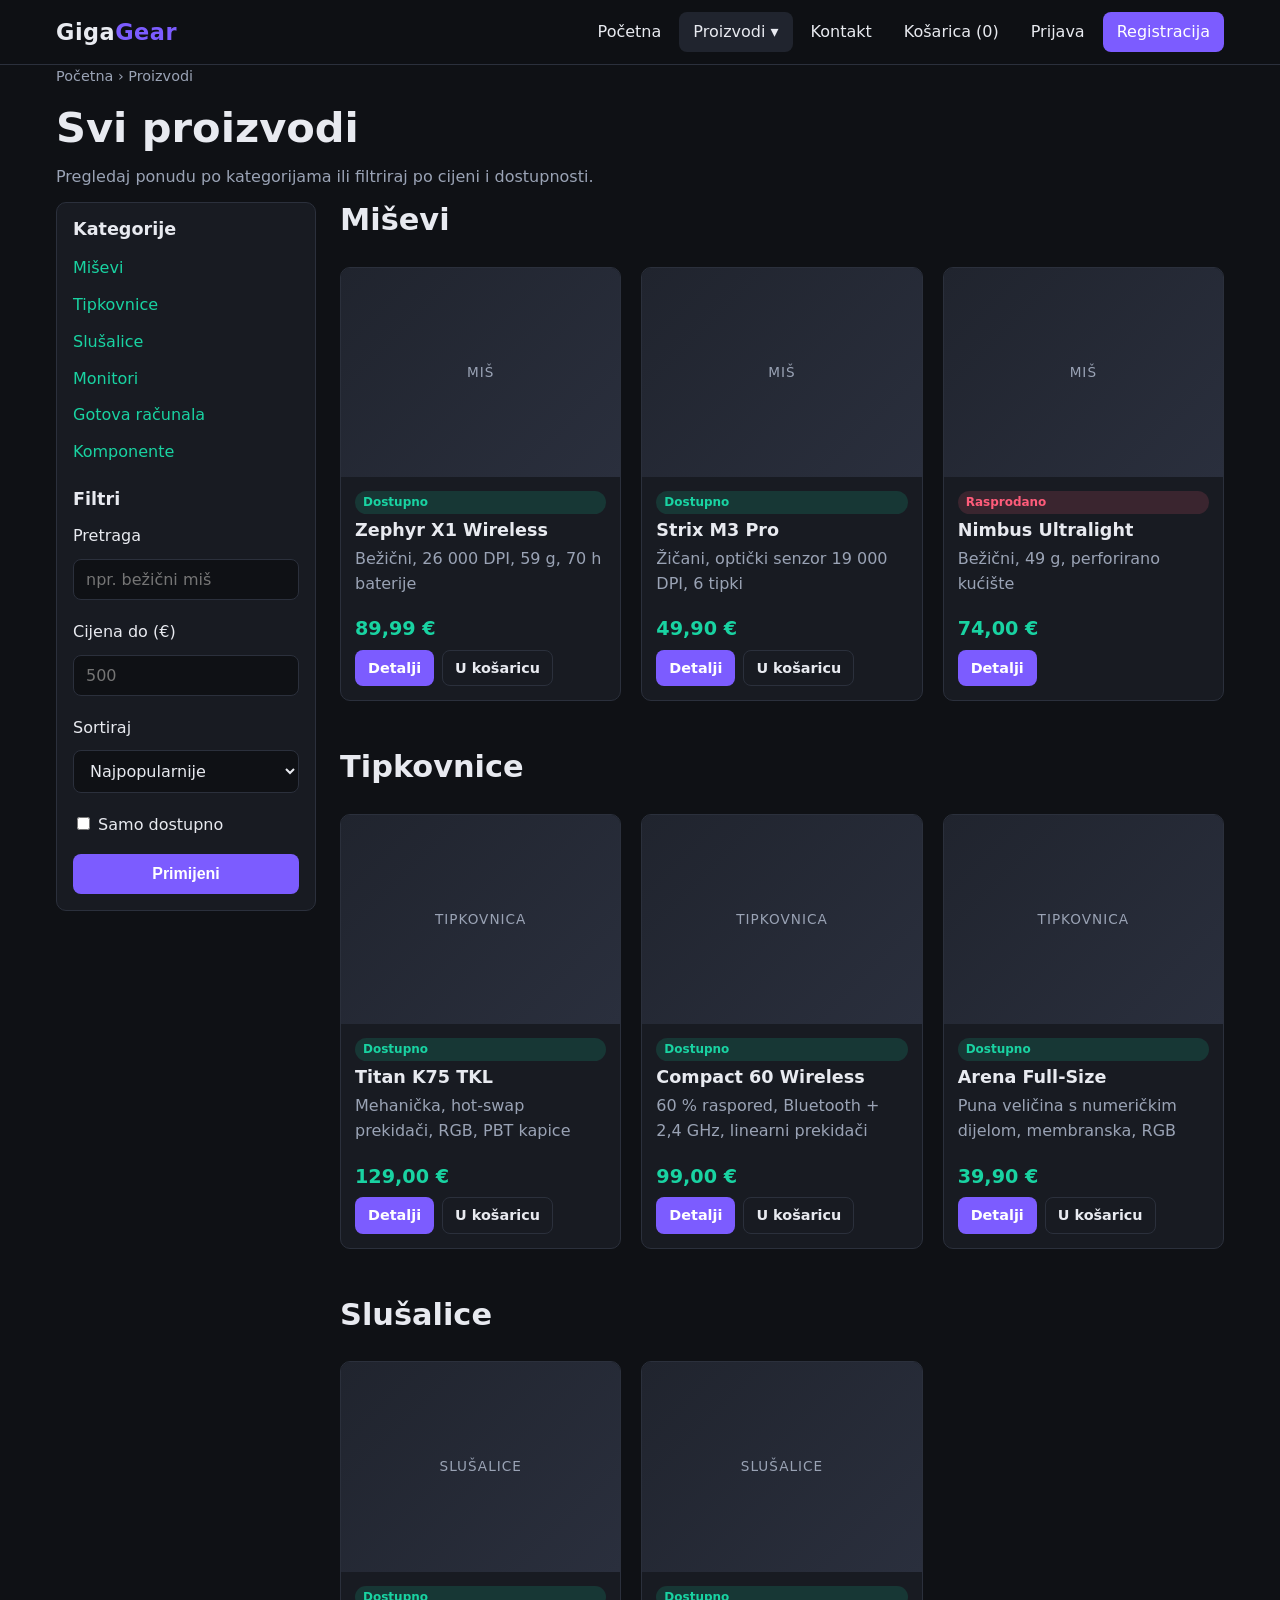
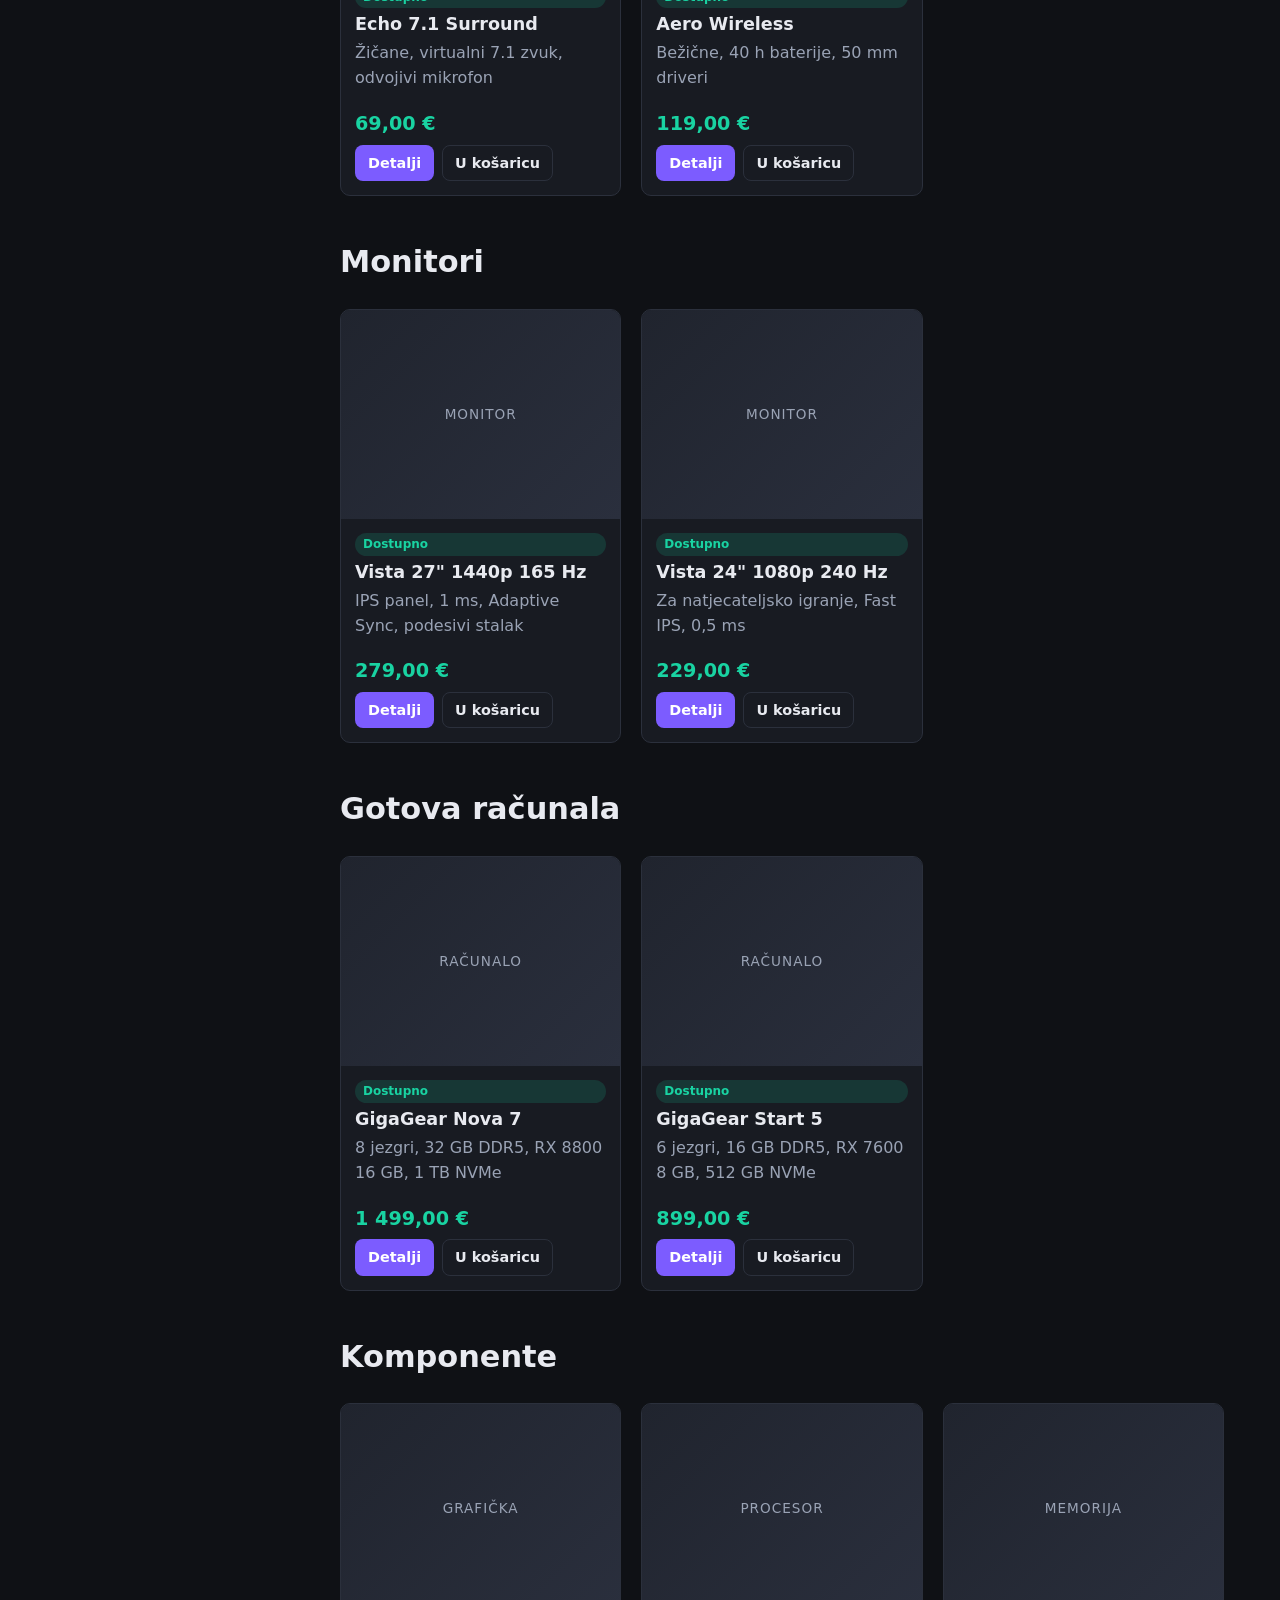
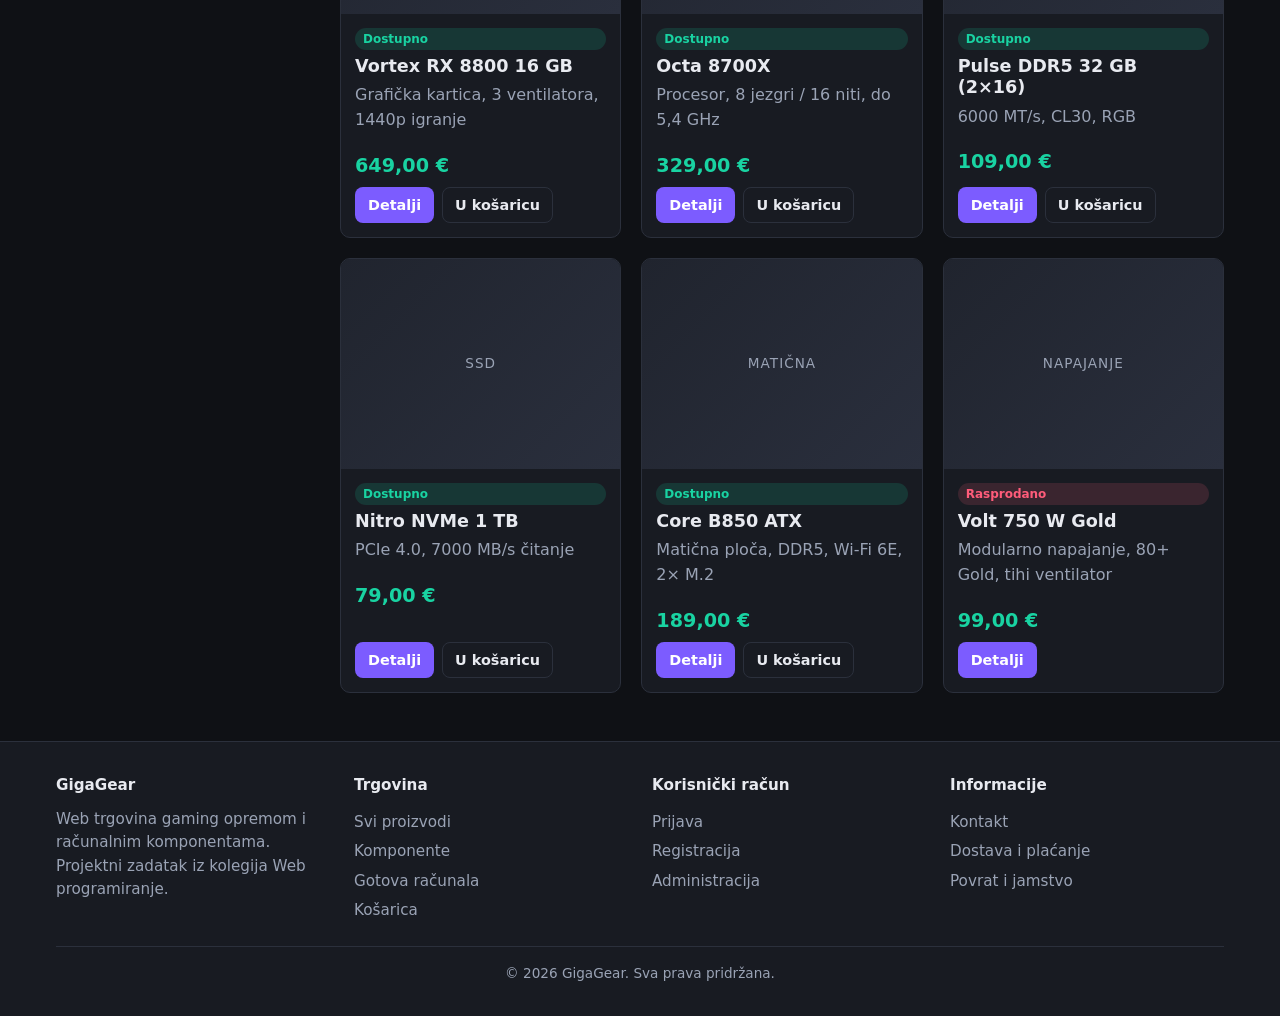
<file: proizvodi.html>
<!DOCTYPE html>
<html lang="hr">
<head>
  <meta charset="UTF-8">
  <meta name="viewport" content="width=device-width, initial-scale=1.0">
  <title>Proizvodi – GigaGear</title>
  <link rel="stylesheet" href="css/style.css">
</head>
<body>

<header class="site-header">
  <div class="container nav-bar">
    <a href="index.html" class="logo">Giga<span>Gear</span></a>

    <input type="checkbox" id="nav-toggle" class="nav-toggle">
    <label for="nav-toggle" class="nav-toggle-label" aria-label="Otvori izbornik"><span></span></label>

    <ul class="nav-menu">
      <li><a href="index.html">Početna</a></li>
      <li class="has-dropdown">
        <a href="proizvodi.html" class="active">Proizvodi ▾</a>
        <ul class="dropdown">
          <li><a href="#misevi">Miševi</a></li>
          <li><a href="#tipkovnice">Tipkovnice</a></li>
          <li><a href="#slusalice">Slušalice</a></li>
          <li><a href="#monitori">Monitori</a></li>
          <li><a href="#racunala">Gotova računala</a></li>
          <li><a href="#komponente">Komponente</a></li>
        </ul>
      </li>
      <li><a href="kontakt.html">Kontakt</a></li>
      <li><a href="kosarica.html">Košarica (0)</a></li>
      <li><a href="prijava.html">Prijava</a></li>
      <li><a href="registracija.html" class="btn-nav">Registracija</a></li>
    </ul>
  </div>
</header>

<main class="container">

  <nav class="breadcrumbs"><a href="index.html">Početna</a> › Proizvodi</nav>
  <h1>Svi proizvodi</h1>
  <p class="muted">Pregledaj ponudu po kategorijama ili filtriraj po cijeni i dostupnosti.</p>

  <div class="layout-sidebar">

    <aside class="sidebar">
      <h3>Kategorije</h3>
      <ul>
        <li><a href="#misevi">Miševi</a></li>
        <li><a href="#tipkovnice">Tipkovnice</a></li>
        <li><a href="#slusalice">Slušalice</a></li>
        <li><a href="#monitori">Monitori</a></li>
        <li><a href="#racunala">Gotova računala</a></li>
        <li><a href="#komponente">Komponente</a></li>
      </ul>

      <h3>Filtri</h3>
      <form action="#" method="get">
        <div class="form-group">
          <label for="pretraga">Pretraga</label>
          <input type="search" id="pretraga" name="q" placeholder="npr. bežični miš">
        </div>
        <div class="form-group">
          <label for="cijena-do">Cijena do (€)</label>
          <input type="number" id="cijena-do" name="cijena_do" min="0" step="10" placeholder="500">
        </div>
        <div class="form-group">
          <label for="sort">Sortiraj</label>
          <select id="sort" name="sort">
            <option value="popularno">Najpopularnije</option>
            <option value="cijena-asc">Cijena: niža prema višoj</option>
            <option value="cijena-desc">Cijena: viša prema nižoj</option>
            <option value="naziv">Naziv A–Ž</option>
          </select>
        </div>
        <label class="checkbox"><input type="checkbox" name="dostupno" value="1"> Samo dostupno</label>
        <button type="submit" class="btn btn-block" style="margin-top:12px">Primijeni</button>
      </form>
    </aside>

    <div id="lista-proizvoda">

      <section class="section" id="misevi">
        <div class="section-head"><h2>Miševi</h2></div>
        <div class="grid">
          <article class="card">
            <div class="card-img">Miš</div>
            <div class="card-body">
              <span class="badge badge-ok">Dostupno</span>
              <h3>Zephyr X1 Wireless</h3>
              <p class="muted">Bežični, 26 000 DPI, 59 g, 70 h baterije</p>
              <span class="price">89,99 €</span>
              <div class="actions">
                <a href="proizvod.html" class="btn btn-sm">Detalji</a>
                <a href="kosarica.html" class="btn btn-sm btn-outline">U košaricu</a>
              </div>
            </div>
          </article>
          <article class="card">
            <div class="card-img">Miš</div>
            <div class="card-body">
              <span class="badge badge-ok">Dostupno</span>
              <h3>Strix M3 Pro</h3>
              <p class="muted">Žičani, optički senzor 19 000 DPI, 6 tipki</p>
              <span class="price">49,90 €</span>
              <div class="actions">
                <a href="proizvod.html" class="btn btn-sm">Detalji</a>
                <a href="kosarica.html" class="btn btn-sm btn-outline">U košaricu</a>
              </div>
            </div>
          </article>
          <article class="card">
            <div class="card-img">Miš</div>
            <div class="card-body">
              <span class="badge badge-warn">Rasprodano</span>
              <h3>Nimbus Ultralight</h3>
              <p class="muted">Bežični, 49 g, perforirano kućište</p>
              <span class="price">74,00 €</span>
              <div class="actions">
                <a href="proizvod.html" class="btn btn-sm">Detalji</a>
              </div>
            </div>
          </article>
        </div>
      </section>

      <section class="section" id="tipkovnice">
        <div class="section-head"><h2>Tipkovnice</h2></div>
        <div class="grid">
          <article class="card">
            <div class="card-img">Tipkovnica</div>
            <div class="card-body">
              <span class="badge badge-ok">Dostupno</span>
              <h3>Titan K75 TKL</h3>
              <p class="muted">Mehanička, hot-swap prekidači, RGB, PBT kapice</p>
              <span class="price">129,00 €</span>
              <div class="actions">
                <a href="proizvod.html" class="btn btn-sm">Detalji</a>
                <a href="kosarica.html" class="btn btn-sm btn-outline">U košaricu</a>
              </div>
            </div>
          </article>
          <article class="card">
            <div class="card-img">Tipkovnica</div>
            <div class="card-body">
              <span class="badge badge-ok">Dostupno</span>
              <h3>Compact 60 Wireless</h3>
              <p class="muted">60 % raspored, Bluetooth + 2,4 GHz, linearni prekidači</p>
              <span class="price">99,00 €</span>
              <div class="actions">
                <a href="proizvod.html" class="btn btn-sm">Detalji</a>
                <a href="kosarica.html" class="btn btn-sm btn-outline">U košaricu</a>
              </div>
            </div>
          </article>
          <article class="card">
            <div class="card-img">Tipkovnica</div>
            <div class="card-body">
              <span class="badge badge-ok">Dostupno</span>
              <h3>Arena Full-Size</h3>
              <p class="muted">Puna veličina s numeričkim dijelom, membranska, RGB</p>
              <span class="price">39,90 €</span>
              <div class="actions">
                <a href="proizvod.html" class="btn btn-sm">Detalji</a>
                <a href="kosarica.html" class="btn btn-sm btn-outline">U košaricu</a>
              </div>
            </div>
          </article>
        </div>
      </section>

      <section class="section" id="slusalice">
        <div class="section-head"><h2>Slušalice</h2></div>
        <div class="grid">
          <article class="card">
            <div class="card-img">Slušalice</div>
            <div class="card-body">
              <span class="badge badge-ok">Dostupno</span>
              <h3>Echo 7.1 Surround</h3>
              <p class="muted">Žičane, virtualni 7.1 zvuk, odvojivi mikrofon</p>
              <span class="price">69,00 €</span>
              <div class="actions">
                <a href="proizvod.html" class="btn btn-sm">Detalji</a>
                <a href="kosarica.html" class="btn btn-sm btn-outline">U košaricu</a>
              </div>
            </div>
          </article>
          <article class="card">
            <div class="card-img">Slušalice</div>
            <div class="card-body">
              <span class="badge badge-ok">Dostupno</span>
              <h3>Aero Wireless</h3>
              <p class="muted">Bežične, 40 h baterije, 50 mm driveri</p>
              <span class="price">119,00 €</span>
              <div class="actions">
                <a href="proizvod.html" class="btn btn-sm">Detalji</a>
                <a href="kosarica.html" class="btn btn-sm btn-outline">U košaricu</a>
              </div>
            </div>
          </article>
        </div>
      </section>

      <section class="section" id="monitori">
        <div class="section-head"><h2>Monitori</h2></div>
        <div class="grid">
          <article class="card">
            <div class="card-img">Monitor</div>
            <div class="card-body">
              <span class="badge badge-ok">Dostupno</span>
              <h3>Vista 27" 1440p 165 Hz</h3>
              <p class="muted">IPS panel, 1 ms, Adaptive Sync, podesivi stalak</p>
              <span class="price">279,00 €</span>
              <div class="actions">
                <a href="proizvod.html" class="btn btn-sm">Detalji</a>
                <a href="kosarica.html" class="btn btn-sm btn-outline">U košaricu</a>
              </div>
            </div>
          </article>
          <article class="card">
            <div class="card-img">Monitor</div>
            <div class="card-body">
              <span class="badge badge-ok">Dostupno</span>
              <h3>Vista 24" 1080p 240 Hz</h3>
              <p class="muted">Za natjecateljsko igranje, Fast IPS, 0,5 ms</p>
              <span class="price">229,00 €</span>
              <div class="actions">
                <a href="proizvod.html" class="btn btn-sm">Detalji</a>
                <a href="kosarica.html" class="btn btn-sm btn-outline">U košaricu</a>
              </div>
            </div>
          </article>
        </div>
      </section>

      <section class="section" id="racunala">
        <div class="section-head"><h2>Gotova računala</h2></div>
        <div class="grid">
          <article class="card">
            <div class="card-img">Računalo</div>
            <div class="card-body">
              <span class="badge badge-ok">Dostupno</span>
              <h3>GigaGear Nova 7</h3>
              <p class="muted">8 jezgri, 32 GB DDR5, RX 8800 16 GB, 1 TB NVMe</p>
              <span class="price">1 499,00 €</span>
              <div class="actions">
                <a href="proizvod.html" class="btn btn-sm">Detalji</a>
                <a href="kosarica.html" class="btn btn-sm btn-outline">U košaricu</a>
              </div>
            </div>
          </article>
          <article class="card">
            <div class="card-img">Računalo</div>
            <div class="card-body">
              <span class="badge badge-ok">Dostupno</span>
              <h3>GigaGear Start 5</h3>
              <p class="muted">6 jezgri, 16 GB DDR5, RX 7600 8 GB, 512 GB NVMe</p>
              <span class="price">899,00 €</span>
              <div class="actions">
                <a href="proizvod.html" class="btn btn-sm">Detalji</a>
                <a href="kosarica.html" class="btn btn-sm btn-outline">U košaricu</a>
              </div>
            </div>
          </article>
        </div>
      </section>

      <section class="section" id="komponente">
        <div class="section-head"><h2>Komponente</h2></div>
        <div class="grid">
          <article class="card">
            <div class="card-img">Grafička</div>
            <div class="card-body">
              <span class="badge badge-ok">Dostupno</span>
              <h3>Vortex RX 8800 16 GB</h3>
              <p class="muted">Grafička kartica, 3 ventilatora, 1440p igranje</p>
              <span class="price">649,00 €</span>
              <div class="actions">
                <a href="proizvod.html" class="btn btn-sm">Detalji</a>
                <a href="kosarica.html" class="btn btn-sm btn-outline">U košaricu</a>
              </div>
            </div>
          </article>
          <article class="card">
            <div class="card-img">Procesor</div>
            <div class="card-body">
              <span class="badge badge-ok">Dostupno</span>
              <h3>Octa 8700X</h3>
              <p class="muted">Procesor, 8 jezgri / 16 niti, do 5,4 GHz</p>
              <span class="price">329,00 €</span>
              <div class="actions">
                <a href="proizvod.html" class="btn btn-sm">Detalji</a>
                <a href="kosarica.html" class="btn btn-sm btn-outline">U košaricu</a>
              </div>
            </div>
          </article>
          <article class="card">
            <div class="card-img">Memorija</div>
            <div class="card-body">
              <span class="badge badge-ok">Dostupno</span>
              <h3>Pulse DDR5 32 GB (2×16)</h3>
              <p class="muted">6000 MT/s, CL30, RGB</p>
              <span class="price">109,00 €</span>
              <div class="actions">
                <a href="proizvod.html" class="btn btn-sm">Detalji</a>
                <a href="kosarica.html" class="btn btn-sm btn-outline">U košaricu</a>
              </div>
            </div>
          </article>
          <article class="card">
            <div class="card-img">SSD</div>
            <div class="card-body">
              <span class="badge badge-ok">Dostupno</span>
              <h3>Nitro NVMe 1 TB</h3>
              <p class="muted">PCIe 4.0, 7000 MB/s čitanje</p>
              <span class="price">79,00 €</span>
              <div class="actions">
                <a href="proizvod.html" class="btn btn-sm">Detalji</a>
                <a href="kosarica.html" class="btn btn-sm btn-outline">U košaricu</a>
              </div>
            </div>
          </article>
          <article class="card">
            <div class="card-img">Matična</div>
            <div class="card-body">
              <span class="badge badge-ok">Dostupno</span>
              <h3>Core B850 ATX</h3>
              <p class="muted">Matična ploča, DDR5, Wi-Fi 6E, 2× M.2</p>
              <span class="price">189,00 €</span>
              <div class="actions">
                <a href="proizvod.html" class="btn btn-sm">Detalji</a>
                <a href="kosarica.html" class="btn btn-sm btn-outline">U košaricu</a>
              </div>
            </div>
          </article>
          <article class="card">
            <div class="card-img">Napajanje</div>
            <div class="card-body">
              <span class="badge badge-warn">Rasprodano</span>
              <h3>Volt 750 W Gold</h3>
              <p class="muted">Modularno napajanje, 80+ Gold, tihi ventilator</p>
              <span class="price">99,00 €</span>
              <div class="actions">
                <a href="proizvod.html" class="btn btn-sm">Detalji</a>
              </div>
            </div>
          </article>
        </div>
      </section>

    </div>
  </div>

</main>

<footer class="site-footer">
  <div class="container">
    <div class="footer-grid">
      <div>
        <h4>GigaGear</h4>
        <p>Web trgovina gaming opremom i računalnim komponentama. Projektni zadatak iz kolegija Web programiranje.</p>
      </div>
      <div>
        <h4>Trgovina</h4>
        <ul>
          <li><a href="proizvodi.html">Svi proizvodi</a></li>
          <li><a href="proizvodi.html#komponente">Komponente</a></li>
          <li><a href="proizvodi.html#racunala">Gotova računala</a></li>
          <li><a href="kosarica.html">Košarica</a></li>
        </ul>
      </div>
      <div>
        <h4>Korisnički račun</h4>
        <ul>
          <li><a href="prijava.html">Prijava</a></li>
          <li><a href="registracija.html">Registracija</a></li>
          <li><a href="admin.html">Administracija</a></li>
        </ul>
      </div>
      <div>
        <h4>Informacije</h4>
        <ul>
          <li><a href="kontakt.html">Kontakt</a></li>
          <li><a href="kontakt.html#dostava">Dostava i plaćanje</a></li>
          <li><a href="kontakt.html#povrat">Povrat i jamstvo</a></li>
        </ul>
      </div>
    </div>
    <p class="copyright">© 2026 GigaGear. Sva prava pridržana.</p>
  </div>
</footer>

</body>
</html>
</file>
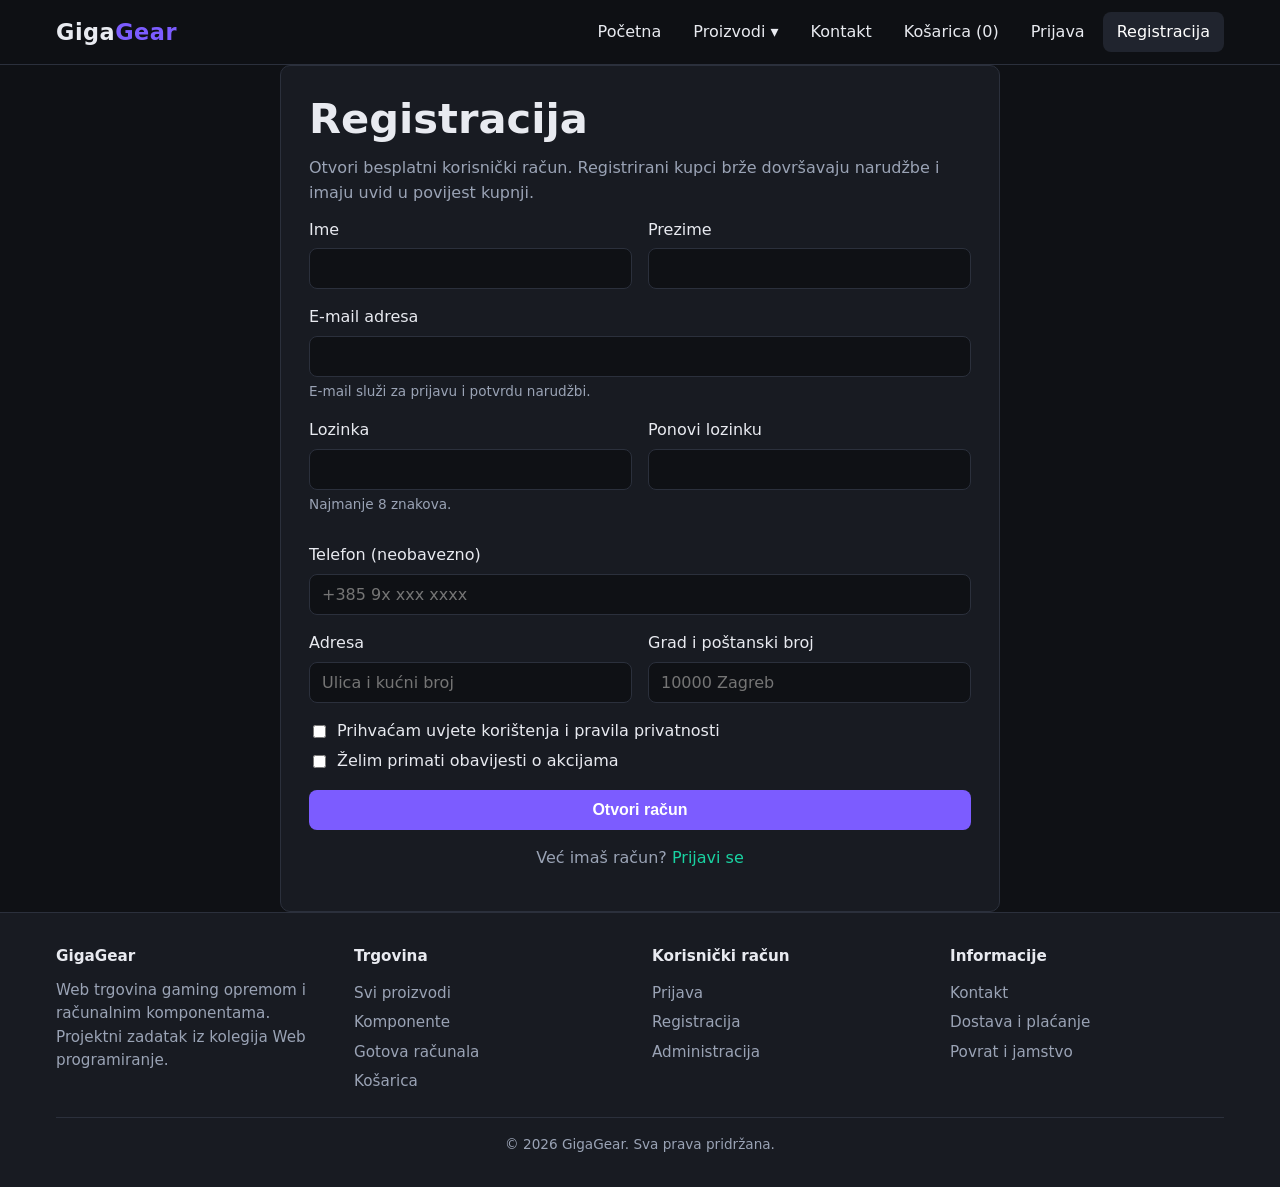
<file: registracija.html>
<!DOCTYPE html>
<html lang="hr">
<head>
  <meta charset="UTF-8">
  <meta name="viewport" content="width=device-width, initial-scale=1.0">
  <title>Registracija – GigaGear</title>
  <link rel="stylesheet" href="css/style.css">
</head>
<body>

<header class="site-header">
  <div class="container nav-bar">
    <a href="index.html" class="logo">Giga<span>Gear</span></a>

    <input type="checkbox" id="nav-toggle" class="nav-toggle">
    <label for="nav-toggle" class="nav-toggle-label" aria-label="Otvori izbornik"><span></span></label>

    <ul class="nav-menu">
      <li><a href="index.html">Početna</a></li>
      <li class="has-dropdown">
        <a href="proizvodi.html">Proizvodi ▾</a>
        <ul class="dropdown">
          <li><a href="proizvodi.html#misevi">Miševi</a></li>
          <li><a href="proizvodi.html#tipkovnice">Tipkovnice</a></li>
          <li><a href="proizvodi.html#slusalice">Slušalice</a></li>
          <li><a href="proizvodi.html#monitori">Monitori</a></li>
          <li><a href="proizvodi.html#racunala">Gotova računala</a></li>
          <li><a href="proizvodi.html#komponente">Komponente</a></li>
        </ul>
      </li>
      <li><a href="kontakt.html">Kontakt</a></li>
      <li><a href="kosarica.html">Košarica (0)</a></li>
      <li><a href="prijava.html">Prijava</a></li>
      <li><a href="registracija.html" class="btn-nav active">Registracija</a></li>
    </ul>
  </div>
</header>

<main class="container">

  <div class="form-card form-wide">
    <h1>Registracija</h1>
    <p class="muted">Otvori besplatni korisnički račun. Registrirani kupci brže dovršavaju narudžbe i imaju uvid u povijest kupnji.</p>

    <form id="forma-registracija" action="#" method="post">
      <div class="form-row">
        <div class="form-group">
          <label for="ime">Ime</label>
          <input type="text" id="ime" name="ime" required autocomplete="given-name">
        </div>
        <div class="form-group">
          <label for="prezime">Prezime</label>
          <input type="text" id="prezime" name="prezime" required autocomplete="family-name">
        </div>
      </div>

      <div class="form-group">
        <label for="email">E-mail adresa</label>
        <input type="email" id="email" name="email" required autocomplete="email">
        <p class="form-help">E-mail služi za prijavu i potvrdu narudžbi.</p>
      </div>

      <div class="form-row">
        <div class="form-group">
          <label for="lozinka">Lozinka</label>
          <input type="password" id="lozinka" name="lozinka" required minlength="8" autocomplete="new-password">
          <p class="form-help">Najmanje 8 znakova.</p>
        </div>
        <div class="form-group">
          <label for="lozinka2">Ponovi lozinku</label>
          <input type="password" id="lozinka2" name="lozinka2" required minlength="8" autocomplete="new-password">
        </div>
      </div>

      <div class="form-group">
        <label for="telefon">Telefon (neobavezno)</label>
        <input type="tel" id="telefon" name="telefon" placeholder="+385 9x xxx xxxx" autocomplete="tel">
      </div>

      <div class="form-row">
        <div class="form-group">
          <label for="adresa">Adresa</label>
          <input type="text" id="adresa" name="adresa" placeholder="Ulica i kućni broj" autocomplete="street-address">
        </div>
        <div class="form-group">
          <label for="grad">Grad i poštanski broj</label>
          <input type="text" id="grad" name="grad" placeholder="10000 Zagreb" autocomplete="address-level2">
        </div>
      </div>

      <div class="form-group">
        <label class="checkbox"><input type="checkbox" name="uvjeti" value="1" required> Prihvaćam uvjete korištenja i pravila privatnosti</label>
        <label class="checkbox"><input type="checkbox" name="newsletter" value="1"> Želim primati obavijesti o akcijama</label>
      </div>

      <button type="submit" class="btn btn-block">Otvori račun</button>
    </form>

    <p class="form-footer">Već imaš račun? <a href="prijava.html">Prijavi se</a></p>
  </div>

</main>

<footer class="site-footer">
  <div class="container">
    <div class="footer-grid">
      <div>
        <h4>GigaGear</h4>
        <p>Web trgovina gaming opremom i računalnim komponentama. Projektni zadatak iz kolegija Web programiranje.</p>
      </div>
      <div>
        <h4>Trgovina</h4>
        <ul>
          <li><a href="proizvodi.html">Svi proizvodi</a></li>
          <li><a href="proizvodi.html#komponente">Komponente</a></li>
          <li><a href="proizvodi.html#racunala">Gotova računala</a></li>
          <li><a href="kosarica.html">Košarica</a></li>
        </ul>
      </div>
      <div>
        <h4>Korisnički račun</h4>
        <ul>
          <li><a href="prijava.html">Prijava</a></li>
          <li><a href="registracija.html">Registracija</a></li>
          <li><a href="admin.html">Administracija</a></li>
        </ul>
      </div>
      <div>
        <h4>Informacije</h4>
        <ul>
          <li><a href="kontakt.html">Kontakt</a></li>
          <li><a href="kontakt.html#dostava">Dostava i plaćanje</a></li>
          <li><a href="kontakt.html#povrat">Povrat i jamstvo</a></li>
        </ul>
      </div>
    </div>
    <p class="copyright">© 2026 GigaGear. Sva prava pridržana.</p>
  </div>
</footer>

</body>
</html>
</file>
<file: css/style.css>
/* GigaGear – osnovni stilovi i responzivna navigacija */

:root {
  --bg: #0f1115;
  --surface: #181b22;
  --surface-2: #20242e;
  --border: #2b303c;
  --text: #e8eaf0;
  --muted: #9aa3b5;
  --accent: #7c5cff;
  --accent-2: #19d3a2;
  --danger: #ff5c7a;
  --radius: 10px;
  --max: 1200px;
}

* { box-sizing: border-box; }

html { scroll-behavior: smooth; }

body {
  margin: 0;
  font-family: system-ui, -apple-system, "Segoe UI", Roboto, sans-serif;
  background: var(--bg);
  color: var(--text);
  line-height: 1.55;
}

a { color: var(--accent-2); text-decoration: none; }
a:hover { text-decoration: underline; }

img { max-width: 100%; display: block; }

.container {
  width: 100%;
  max-width: var(--max);
  margin: 0 auto;
  padding: 0 16px;
}

/* ---------- Zaglavlje i navigacija ---------- */

.site-header {
  position: sticky;
  top: 0;
  z-index: 50;
  background: rgba(15, 17, 21, 0.95);
  backdrop-filter: blur(8px);
  border-bottom: 1px solid var(--border);
}

.nav-bar {
  display: flex;
  align-items: center;
  justify-content: space-between;
  gap: 16px;
  min-height: 64px;
  flex-wrap: wrap;
}

.logo {
  font-weight: 800;
  font-size: 1.4rem;
  letter-spacing: 0.5px;
  color: var(--text);
}
.logo span { color: var(--accent); }
.logo:hover { text-decoration: none; }

.nav-toggle { display: none; }

.nav-toggle-label {
  display: none;
  cursor: pointer;
  width: 40px;
  height: 40px;
  border: 1px solid var(--border);
  border-radius: 8px;
  position: relative;
}
.nav-toggle-label span,
.nav-toggle-label span::before,
.nav-toggle-label span::after {
  content: "";
  position: absolute;
  left: 9px;
  width: 20px;
  height: 2px;
  background: var(--text);
  transition: transform 0.2s;
}
.nav-toggle-label span { top: 19px; }
.nav-toggle-label span::before { left: 0; top: -6px; }
.nav-toggle-label span::after { left: 0; top: 6px; }

.nav-menu {
  display: flex;
  align-items: center;
  gap: 4px;
  list-style: none;
  margin: 0;
  padding: 0;
}

.nav-menu a {
  display: block;
  padding: 8px 14px;
  color: var(--text);
  border-radius: 8px;
  font-weight: 500;
}
.nav-menu a:hover,
.nav-menu a.active {
  background: var(--surface-2);
  text-decoration: none;
}

.nav-menu .btn-nav {
  background: var(--accent);
  color: #fff;
}
.nav-menu .btn-nav:hover { background: #6a4be0; }

/* Padajući izbornik kategorija */
.has-dropdown { position: relative; }
.dropdown {
  display: none;
  position: absolute;
  top: 100%;
  left: 0;
  min-width: 220px;
  background: var(--surface);
  border: 1px solid var(--border);
  border-radius: var(--radius);
  padding: 6px;
  list-style: none;
  margin: 0;
  box-shadow: 0 10px 30px rgba(0,0,0,0.4);
}
.has-dropdown:hover .dropdown,
.has-dropdown:focus-within .dropdown { display: block; }
.dropdown a { padding: 8px 12px; font-weight: 400; }

/* Mobilna navigacija */
@media (max-width: 860px) {
  .nav-toggle-label { display: block; }

  .nav-menu {
    display: none;
    flex-direction: column;
    align-items: stretch;
    width: 100%;
    padding: 8px 0 16px;
    border-top: 1px solid var(--border);
  }
  .nav-toggle:checked ~ .nav-menu { display: flex; }

  .nav-menu a { padding: 12px 14px; }

  .dropdown {
    display: block;
    position: static;
    border: none;
    box-shadow: none;
    padding-left: 16px;
    background: transparent;
  }
  .has-dropdown > a::after { content: ""; }

  .nav-toggle:checked ~ .nav-toggle-label span { background: transparent; }
  .nav-toggle:checked ~ .nav-toggle-label span::before { transform: translateY(6px) rotate(45deg); }
  .nav-toggle:checked ~ .nav-toggle-label span::after { transform: translateY(-6px) rotate(-45deg); }
}

/* ---------- Osnovni elementi ---------- */

main { padding: 32px 0 48px; }

h1, h2, h3 { line-height: 1.2; margin: 0 0 12px; }
h1 { font-size: clamp(1.8rem, 4vw, 2.6rem); }
h2 { font-size: clamp(1.4rem, 3vw, 1.9rem); }
h3 { font-size: 1.1rem; }

p { margin: 0 0 12px; }
.muted { color: var(--muted); }

.section { margin-bottom: 48px; }
.section-head {
  display: flex;
  justify-content: space-between;
  align-items: baseline;
  gap: 12px;
  flex-wrap: wrap;
  margin-bottom: 16px;
}

.btn {
  display: inline-block;
  padding: 10px 18px;
  border-radius: 8px;
  border: 1px solid transparent;
  background: var(--accent);
  color: #fff;
  font-weight: 600;
  cursor: pointer;
  font-size: 1rem;
}
.btn:hover { background: #6a4be0; text-decoration: none; }
.btn-outline {
  background: transparent;
  border-color: var(--border);
  color: var(--text);
}
.btn-outline:hover { background: var(--surface-2); }
.btn-danger { background: var(--danger); }
.btn-danger:hover { background: #e04363; }
.btn-sm { padding: 6px 12px; font-size: 0.9rem; }
.btn-block { display: block; width: 100%; text-align: center; }

/* ---------- Hero ---------- */

.hero {
  display: grid;
  grid-template-columns: 1.2fr 1fr;
  gap: 32px;
  align-items: center;
  padding: 40px 0;
}
.hero-art {
  aspect-ratio: 4 / 3;
  border-radius: var(--radius);
  background:
    radial-gradient(circle at 30% 30%, rgba(124,92,255,0.6), transparent 55%),
    radial-gradient(circle at 75% 70%, rgba(25,211,162,0.5), transparent 55%),
    var(--surface);
  border: 1px solid var(--border);
}
.hero .btn { margin-right: 8px; margin-top: 8px; }

@media (max-width: 760px) {
  .hero { grid-template-columns: 1fr; padding: 16px 0; }
}

/* ---------- Kartice i mreže ---------- */

.grid {
  display: grid;
  gap: 20px;
  grid-template-columns: repeat(auto-fill, minmax(240px, 1fr));
}
.grid-categories {
  grid-template-columns: repeat(auto-fill, minmax(160px, 1fr));
}

.card {
  background: var(--surface);
  border: 1px solid var(--border);
  border-radius: var(--radius);
  overflow: hidden;
  display: flex;
  flex-direction: column;
}
.card-img {
  aspect-ratio: 4 / 3;
  background: linear-gradient(135deg, var(--surface-2), #2a2f3d);
  display: flex;
  align-items: center;
  justify-content: center;
  color: var(--muted);
  font-size: 0.85rem;
  text-transform: uppercase;
  letter-spacing: 1px;
}
.card-body { padding: 14px; display: flex; flex-direction: column; gap: 6px; flex: 1; }
.card-body h3 { margin: 0; }
.card-body .price { font-size: 1.2rem; font-weight: 700; color: var(--accent-2); }
.card-body .actions { margin-top: auto; display: flex; gap: 8px; flex-wrap: wrap; }

.category-card {
  display: block;
  padding: 20px 16px;
  text-align: center;
  background: var(--surface);
  border: 1px solid var(--border);
  border-radius: var(--radius);
  color: var(--text);
  font-weight: 600;
}
.category-card:hover { border-color: var(--accent); text-decoration: none; }
.category-card .icon { font-size: 2rem; display: block; margin-bottom: 8px; }

.badge {
  display: inline-block;
  padding: 2px 8px;
  border-radius: 999px;
  font-size: 0.75rem;
  font-weight: 600;
  background: var(--surface-2);
  color: var(--muted);
}
.badge-ok { background: rgba(25,211,162,0.15); color: var(--accent-2); }
.badge-warn { background: rgba(255,92,122,0.15); color: var(--danger); }
.badge-new { background: rgba(124,92,255,0.2); color: #b3a3ff; }

/* ---------- Raspored s bočnim stupcem (proizvodi) ---------- */

.layout-sidebar {
  display: grid;
  grid-template-columns: 260px 1fr;
  gap: 24px;
}
.sidebar {
  background: var(--surface);
  border: 1px solid var(--border);
  border-radius: var(--radius);
  padding: 16px;
  align-self: start;
}
.sidebar h3 { margin-bottom: 10px; }
.sidebar ul { list-style: none; padding: 0; margin: 0 0 18px; }
.sidebar li { padding: 6px 0; }
.sidebar label { display: block; padding: 4px 0; }

@media (max-width: 860px) {
  .layout-sidebar { grid-template-columns: 1fr; }
}

/* ---------- Detalj proizvoda ---------- */

.product-detail {
  display: grid;
  grid-template-columns: 1fr 1fr;
  gap: 32px;
}
.product-detail .card-img { aspect-ratio: 1; border-radius: var(--radius); }
.product-detail .price { font-size: 2rem; font-weight: 800; color: var(--accent-2); }
.specs { width: 100%; border-collapse: collapse; margin: 16px 0; }
.specs th, .specs td { text-align: left; padding: 8px 10px; border-bottom: 1px solid var(--border); }
.specs th { color: var(--muted); font-weight: 500; width: 40%; }

@media (max-width: 760px) {
  .product-detail { grid-template-columns: 1fr; }
}

/* ---------- Obrasci ---------- */

.form-card {
  max-width: 480px;
  margin: 0 auto;
  background: var(--surface);
  border: 1px solid var(--border);
  border-radius: var(--radius);
  padding: 28px;
}
.form-wide { max-width: 720px; }

.form-group { margin-bottom: 16px; }
.form-row {
  display: grid;
  grid-template-columns: 1fr 1fr;
  gap: 16px;
}
@media (max-width: 560px) { .form-row { grid-template-columns: 1fr; } }

label { display: block; font-weight: 500; margin-bottom: 6px; }

input[type="text"],
input[type="email"],
input[type="password"],
input[type="number"],
input[type="tel"],
input[type="search"],
select,
textarea {
  width: 100%;
  padding: 10px 12px;
  background: var(--bg);
  border: 1px solid var(--border);
  border-radius: 8px;
  color: var(--text);
  font-size: 1rem;
  font-family: inherit;
}
input:focus, select:focus, textarea:focus {
  outline: 2px solid var(--accent);
  outline-offset: 1px;
  border-color: var(--accent);
}
textarea { min-height: 120px; resize: vertical; }

.checkbox { display: flex; align-items: center; gap: 8px; font-weight: 400; }
.checkbox input { width: auto; }

.form-help { font-size: 0.85rem; color: var(--muted); margin-top: 4px; }
.form-footer { text-align: center; margin-top: 16px; color: var(--muted); }

/* ---------- Tablice (košarica, admin) ---------- */

.table-wrap { overflow-x: auto; }
.table {
  width: 100%;
  border-collapse: collapse;
  background: var(--surface);
  border: 1px solid var(--border);
  border-radius: var(--radius);
  min-width: 600px;
}
.table th, .table td {
  padding: 12px 14px;
  text-align: left;
  border-bottom: 1px solid var(--border);
  vertical-align: middle;
}
.table th { color: var(--muted); font-weight: 600; font-size: 0.85rem; text-transform: uppercase; letter-spacing: 0.5px; }
.table tr:last-child td { border-bottom: none; }
.table .num { text-align: right; }
.table input[type="number"] { width: 70px; }

.cart-layout {
  display: grid;
  grid-template-columns: 1fr 320px;
  gap: 24px;
  align-items: start;
}
.summary {
  background: var(--surface);
  border: 1px solid var(--border);
  border-radius: var(--radius);
  padding: 20px;
}
.summary .row { display: flex; justify-content: space-between; padding: 6px 0; }
.summary .total { font-size: 1.3rem; font-weight: 800; border-top: 1px solid var(--border); margin-top: 8px; padding-top: 12px; }

@media (max-width: 860px) { .cart-layout { grid-template-columns: 1fr; } }

/* ---------- Admin ---------- */

.admin-layout {
  display: grid;
  grid-template-columns: 220px 1fr;
  gap: 24px;
}
.admin-nav {
  background: var(--surface);
  border: 1px solid var(--border);
  border-radius: var(--radius);
  padding: 10px;
  align-self: start;
}
.admin-nav a {
  display: block;
  padding: 10px 12px;
  border-radius: 8px;
  color: var(--text);
}
.admin-nav a:hover, .admin-nav a.active { background: var(--surface-2); text-decoration: none; }

.stats {
  display: grid;
  grid-template-columns: repeat(auto-fit, minmax(160px, 1fr));
  gap: 16px;
  margin-bottom: 24px;
}
.stat {
  background: var(--surface);
  border: 1px solid var(--border);
  border-radius: var(--radius);
  padding: 16px;
}
.stat .value { font-size: 1.8rem; font-weight: 800; }
.stat .label { color: var(--muted); font-size: 0.9rem; }

@media (max-width: 860px) { .admin-layout { grid-template-columns: 1fr; } }

/* ---------- Ostalo ---------- */

.features { display: grid; grid-template-columns: repeat(auto-fit, minmax(220px, 1fr)); gap: 16px; }
.feature { background: var(--surface); border: 1px solid var(--border); border-radius: var(--radius); padding: 18px; }
.feature h3 { margin-bottom: 6px; }

.breadcrumbs { font-size: 0.9rem; color: var(--muted); margin-bottom: 16px; }
.breadcrumbs a { color: var(--muted); }

.alert {
  padding: 12px 16px;
  border-radius: 8px;
  border: 1px solid var(--border);
  background: var(--surface);
  margin-bottom: 16px;
}
.alert-info { border-color: var(--accent); }

.contact-grid { display: grid; grid-template-columns: 1fr 1fr; gap: 32px; }
@media (max-width: 760px) { .contact-grid { grid-template-columns: 1fr; } }

/* ---------- Podnožje ---------- */

.site-footer {
  border-top: 1px solid var(--border);
  background: var(--surface);
  padding: 32px 0 20px;
  color: var(--muted);
  font-size: 0.95rem;
}
.footer-grid {
  display: grid;
  grid-template-columns: repeat(auto-fit, minmax(180px, 1fr));
  gap: 24px;
  margin-bottom: 20px;
}
.site-footer h4 { color: var(--text); margin: 0 0 10px; }
.site-footer ul { list-style: none; padding: 0; margin: 0; }
.site-footer li { padding: 3px 0; }
.site-footer a { color: var(--muted); }
.copyright { text-align: center; border-top: 1px solid var(--border); padding-top: 16px; font-size: 0.85rem; }
</file>
